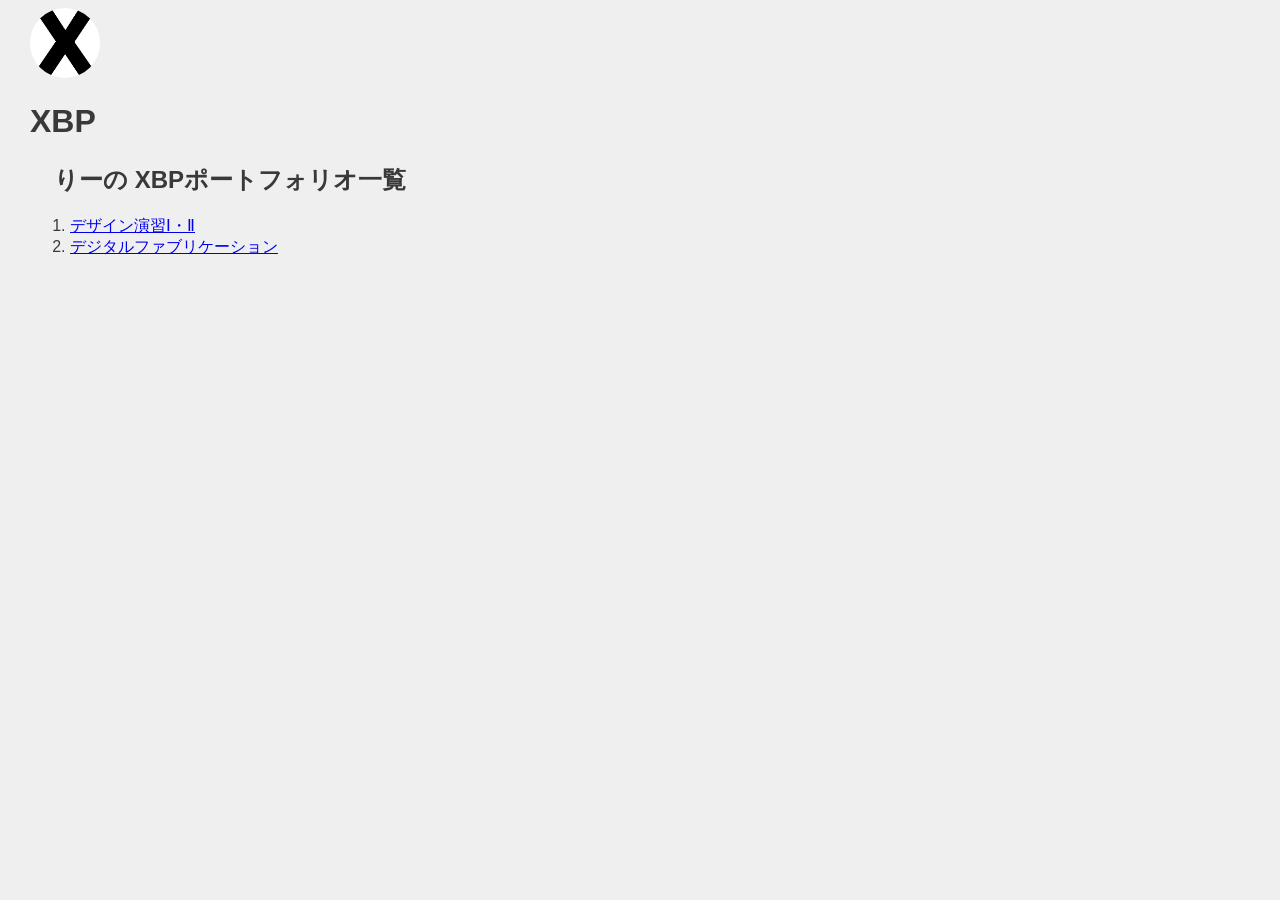
<file: index.html>
<!DOCTYPE html>
<html lang="jp">
<head>
    <meta charset="UTF-8">
    <title>XBP_HPsample</title>
    <link rel="stylesheet" href="./css/style.css">
</head>
<body>
    <logotohome>
    <a href="./index.html"><img src="./images/0_XBlogo.png" alt=""></a>
    </logotohome>
    <h1>XBP</h1>
        <h2>りーの
            XBPポートフォリオ一覧</h2>
        <!-- このようにするとコードとして認識されない。（メモができる）-->
        <!--番号付きのリスト-->
        <ol>
            <li><a href="./de12/index.html">デザイン演習Ⅰ・Ⅱ</a></li>
            <li><a href="./digi_fab/index.html">デジタルファブリケーション</a></li>
        </ol>

            
        <br>
        <br>


</body>
</html>
</file>
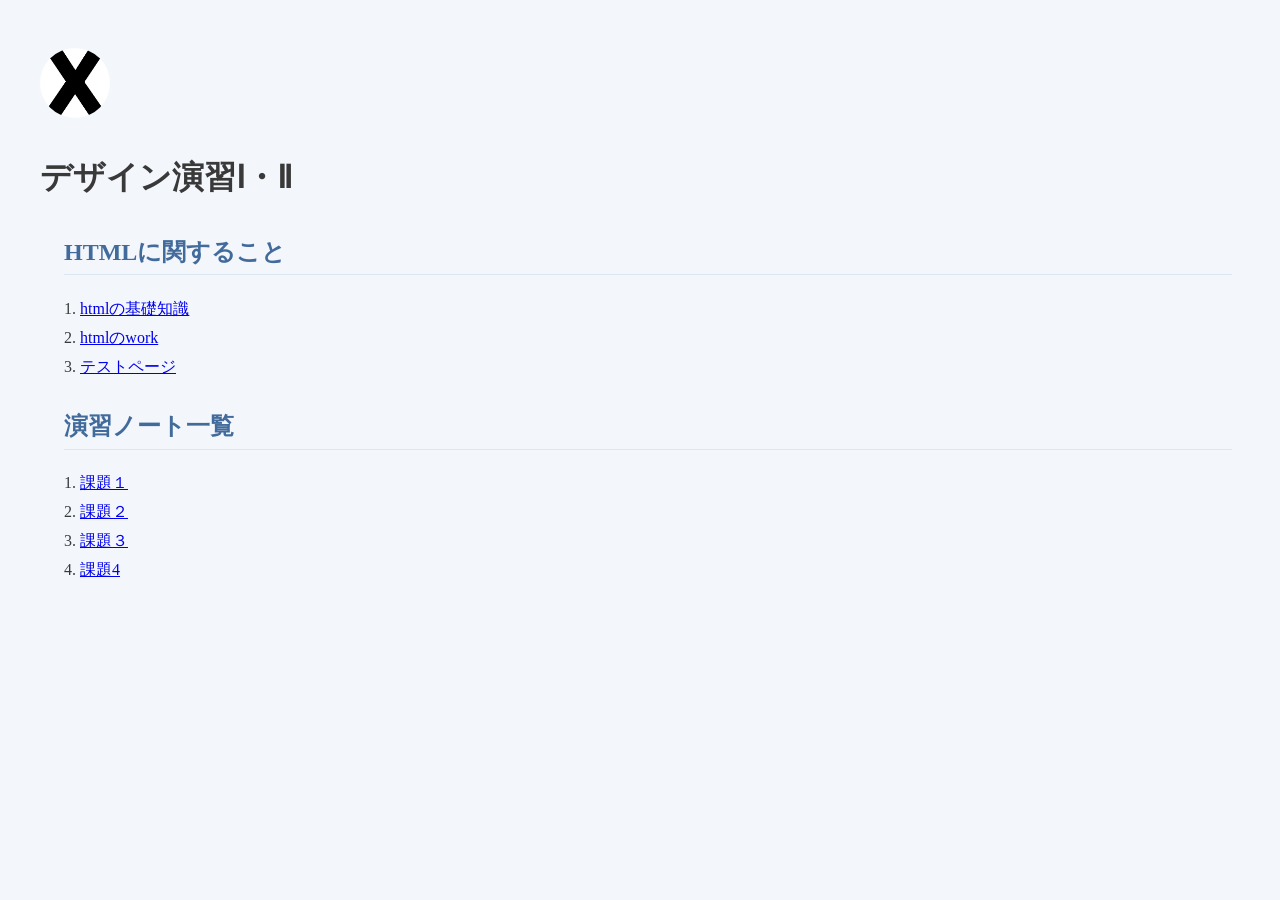
<file: de12/index.html>
<!DOCTYPE html>
<html lang="jp">
<head>
    <meta charset="UTF-8">
    <title>XBP_HPsample</title>
    <link rel="stylesheet" href="./css/style.css">
    <link rel="shortcut icon" href="./images/xbp.ico">
</head>
<body>
    <logotohome>
    <a href="../index.html"><img src="./images/0_XBlogo.png" alt=""></a>
    </logotohome>
    <h1>デザイン演習Ⅰ・Ⅱ</h1>
        <h2>HTMLに関すること</h2>
        <ol>
            <li><a href="./hp1.html" target="_blank">htmlの基礎知識</a></li>
            <li><a href="./hp2.html" target="_blank">htmlのwork</a></li>
            <li><a href="./test.html" target="_blank">テストページ</a></li>
        </ol>
        <h2>演習ノート一覧</h2>
<ol>
            <li><a href="./1.html" target="_blank">課題１</a></li>
             <li><a href="./２.html" target="_blank">課題２</a></li>
             <li><a href="./bu.html" target="_blank">課題３</a></li>
             <li><a href="./game.html" target="_blank">課題4</a></li>
        </ol>


    
<br>
<br>


</body>
</html>
</file>
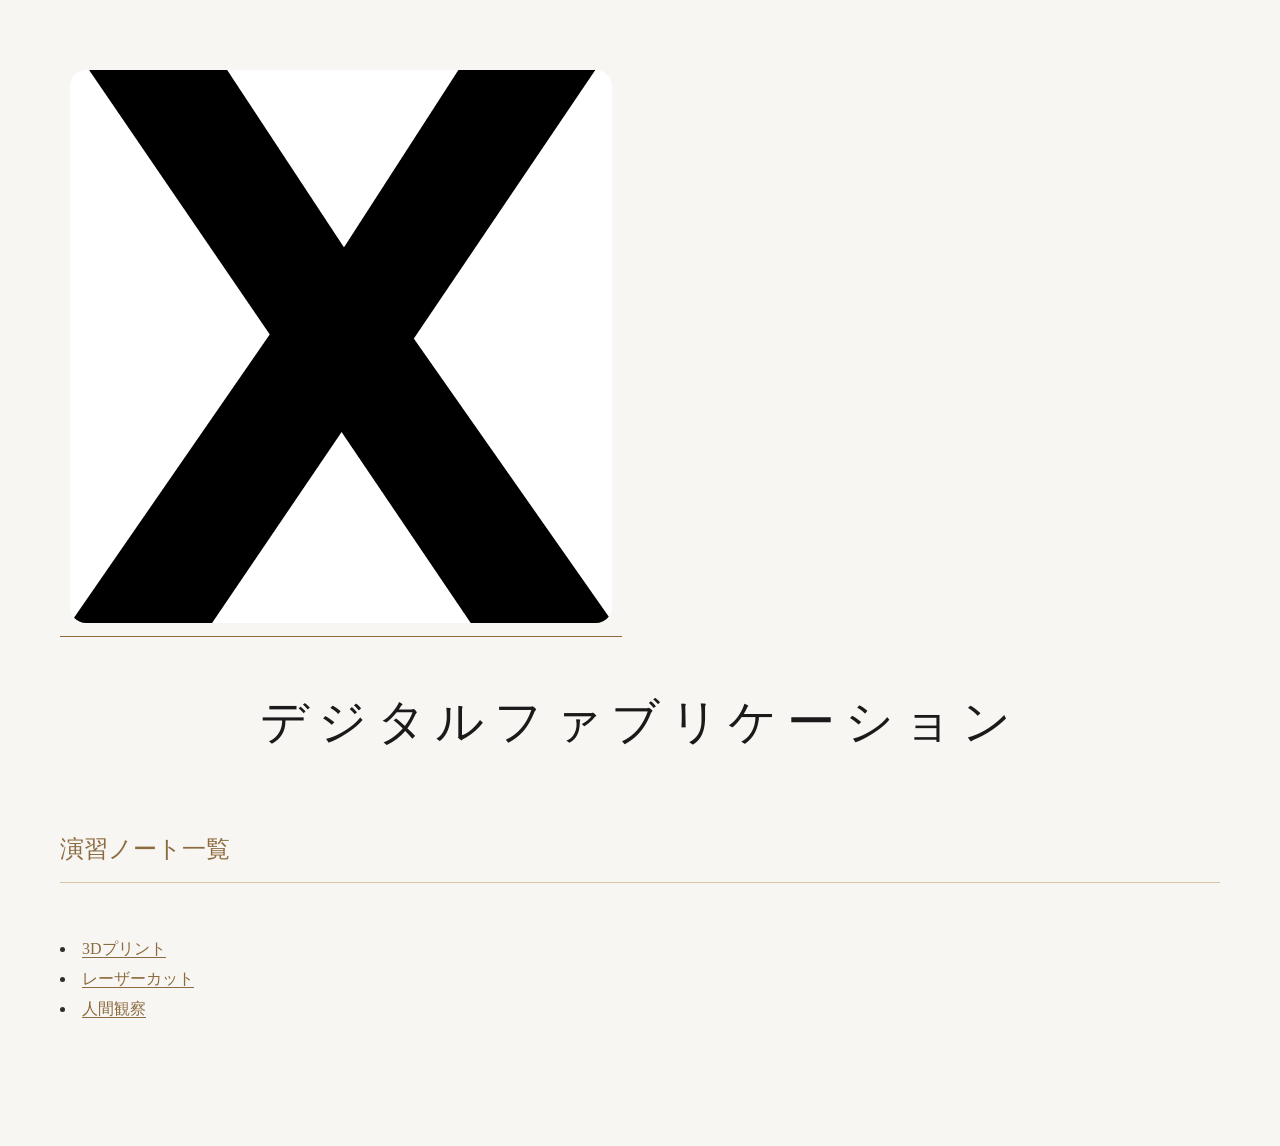
<file: digi_fab/index.html>
<!DOCTYPE html>
<html lang="jp">
<head>
    <meta charset="UTF-8">
    <title>デジタルファブリケーション</title>
    <link rel="stylesheet" href="./css/style.css">
    <link rel="shortcut icon" href="./images/xbp.ico">
</head>
<body>
    <logotohome>
    <a href="../index.html"><img src="./images/0_XBlogo.png" alt=""></a>
    </logotohome>
    <h1>デジタルファブリケーション</h1>
    <h2>演習ノート一覧</h2><br>
    <li><a href="./3.html" target="_blank">3Dプリント</a></li>
    <li><a href="./re.html" target="_blank">レーザーカット</a></li>
    <li><a href="./hito.html" target="_blank">人間観察</a></li>





    
<br>
<br>


</body>
</html>
</file>
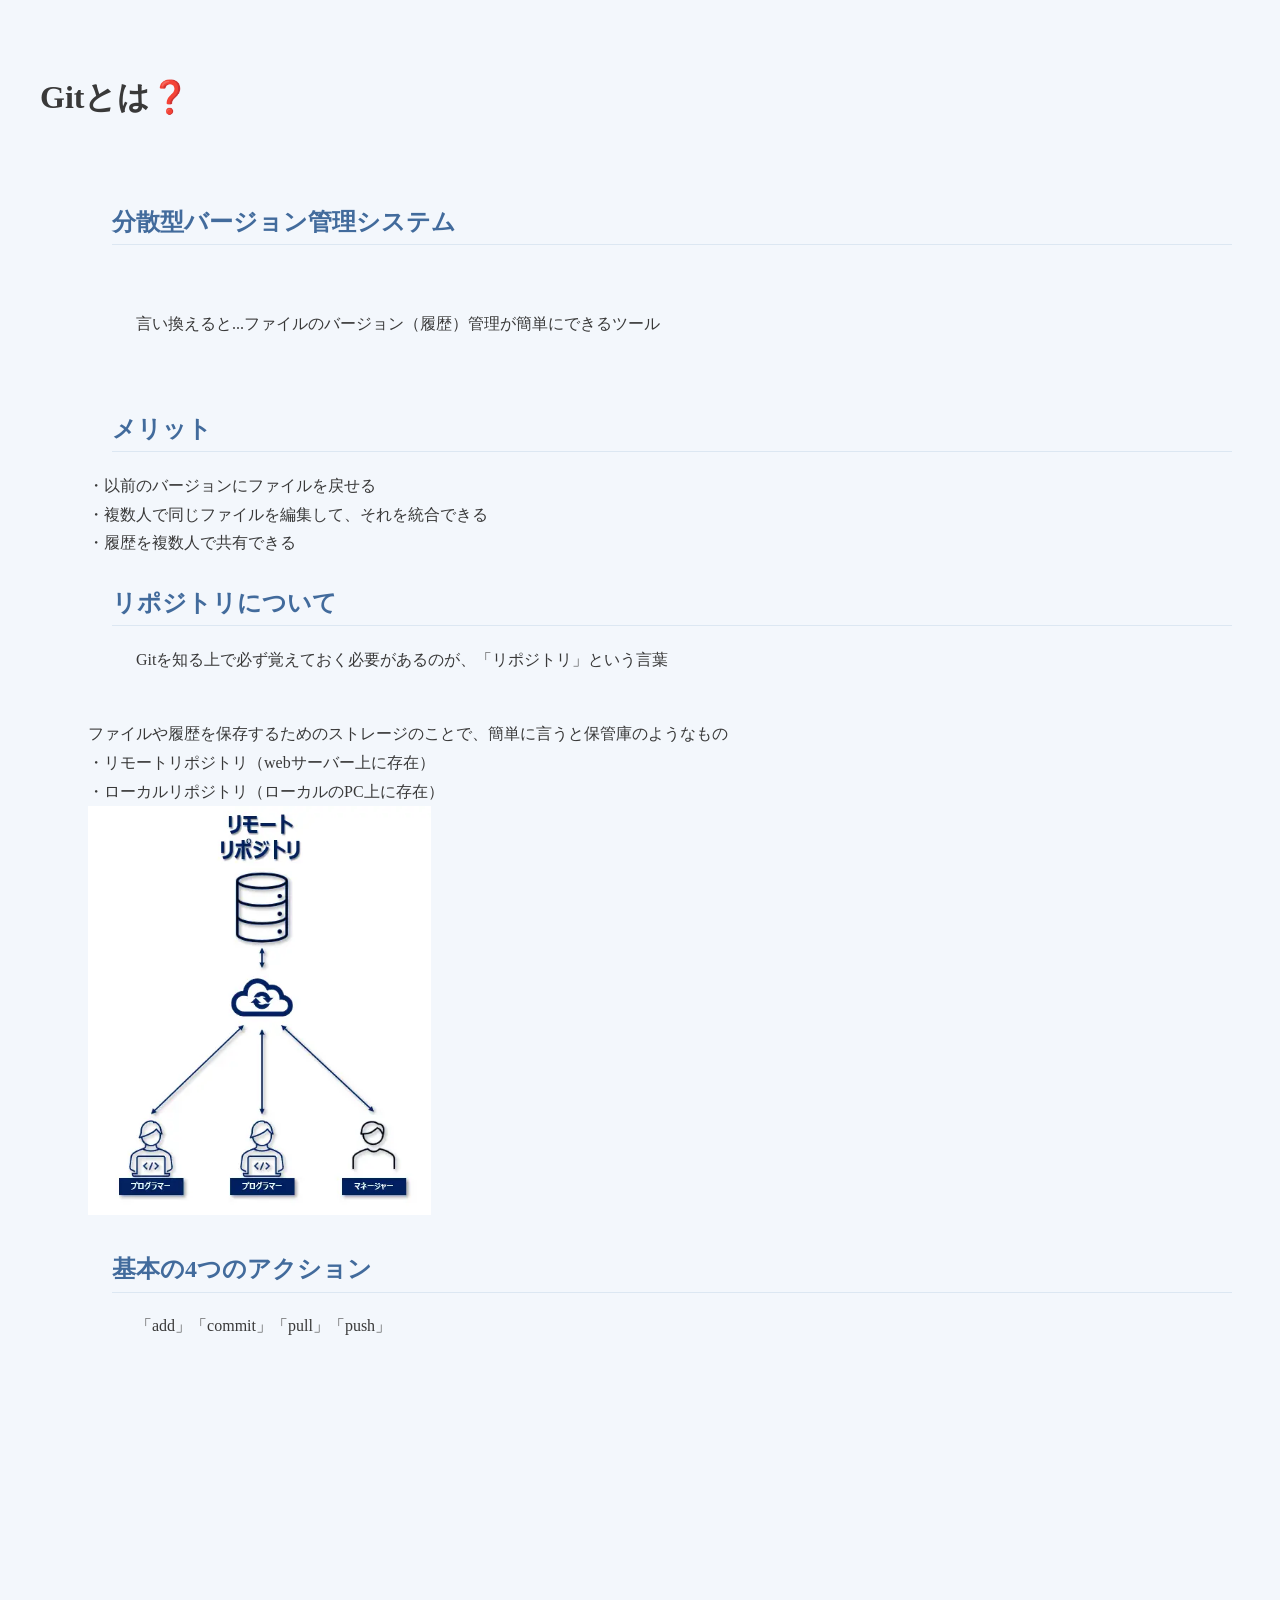
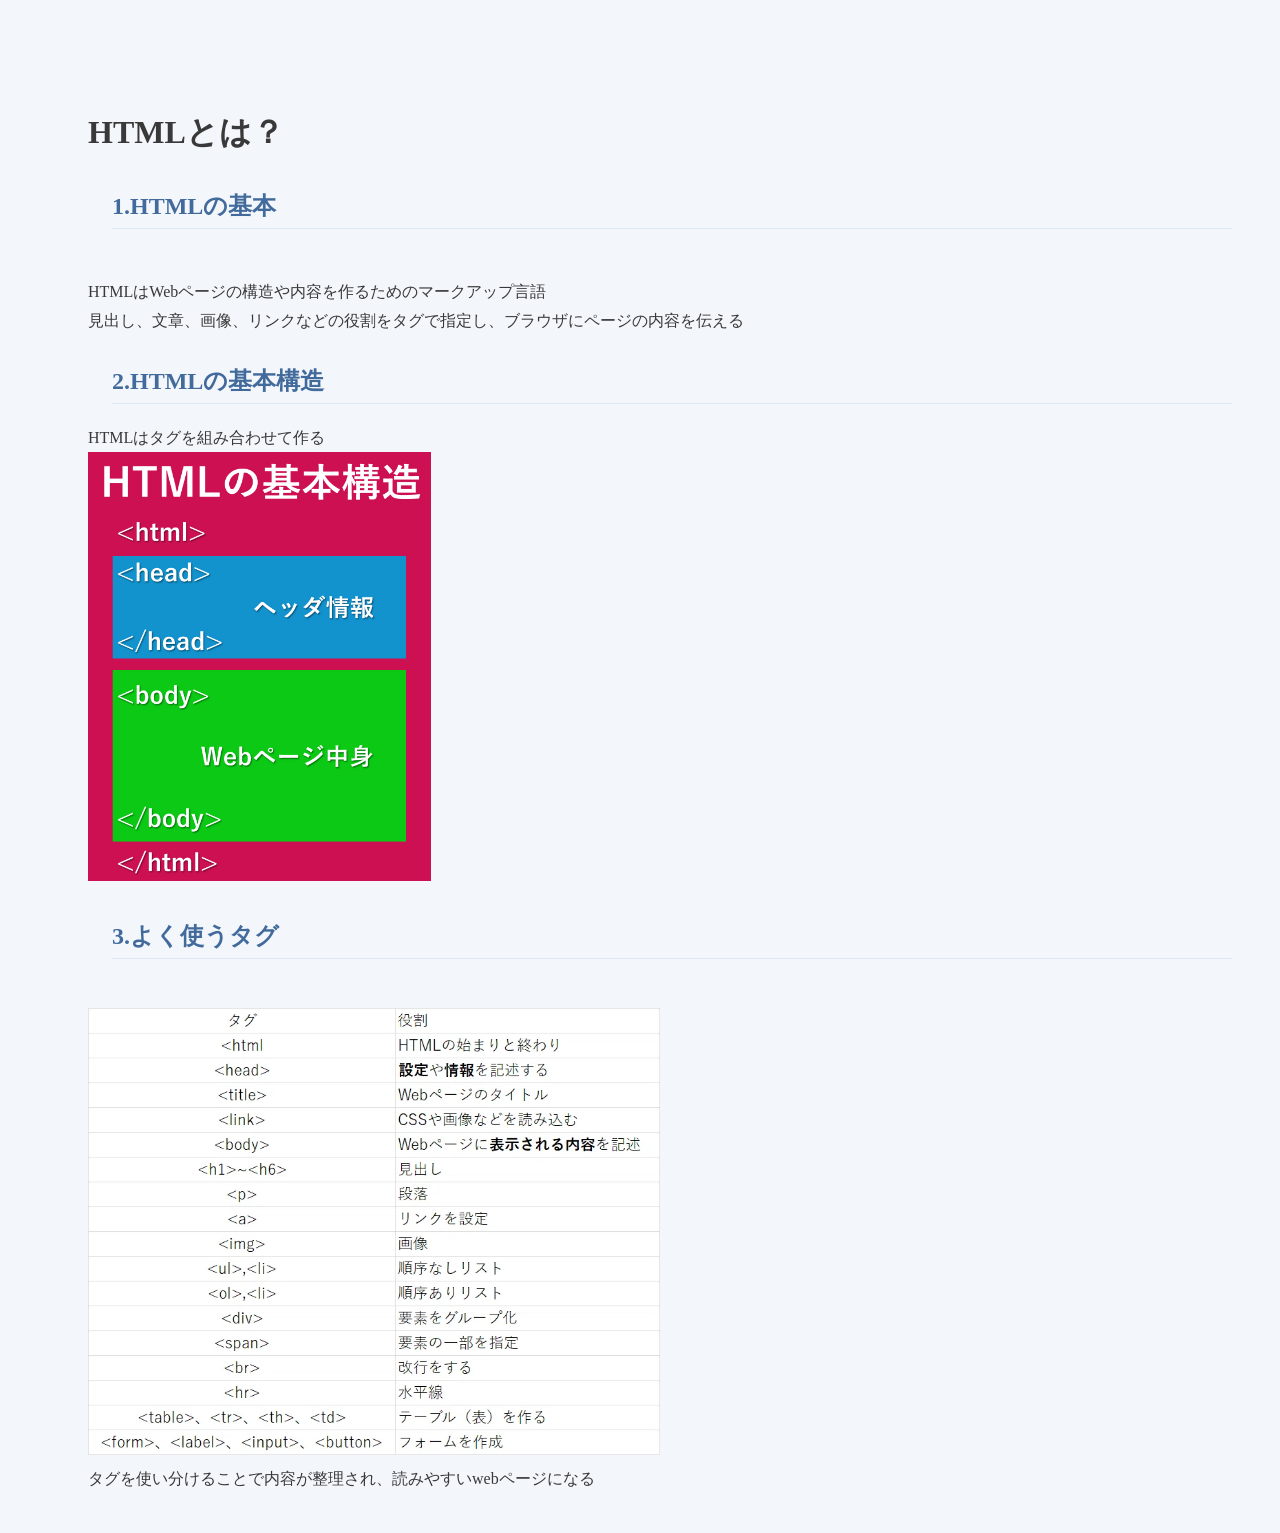
<file: de12/1.html>
<!DOCTYPE html>
<html lang="jp">
<head>
    <!----><link rel="stylesheet" href="./css/style.css">
    
                       
                      
    <title>りー</title>
    <!-- ⑤スタイルシートの設定をしよう -->
    <!--
                 -->
</head>
<body>
    <h1>Gitとは❓</h1><br>

    <!-- 塊ごとにdivタグで区切るようにしましょう。 -->
    <div>
        <h2>分散型バージョン管理システム</h2> <br>
       <p>言い換えると...ファイルのバージョン（履歴）管理が簡単にできるツール</p> <br>
       <h2>メリット</h2>
        ・以前のバージョンにファイルを戻せる <br>
        ・複数人で同じファイルを編集して、それを統合できる<br>
        ・履歴を複数人で共有できる<br>

        <h2>リポジトリについて</h2>
        <p>Gitを知る上で必ず覚えておく必要があるのが、「リポジトリ」という言葉</p><br>
        ファイルや履歴を保存するためのストレージのことで、簡単に言うと保管庫のようなもの<br>

        ・リモートリポジトリ（webサーバー上に存在）<br>
        ・ローカルリポジトリ（ローカルのPC上に存在）<br>
        <img src="images/image-40.webp"width="30%"><br>
        <h2>基本の4つのアクション</h2>
        <p>「add」「commit」「pull」「push」</p>
        <div class="video"><iframe width="560" height="315" src="https://www.youtube.com/embed/hy1DTzVBsho?si=dEGZ7I6GoytX83Mk" title="YouTube video player" frameborder="0" allow="accelerometer; autoplay; clipboard-write; encrypted-media; gyroscope; picture-in-picture; web-share" referrerpolicy="strict-origin-when-cross-origin" allowfullscreen></iframe></div>
        
        <h1>HTMLとは？</h1>
        <h2>1.HTMLの基本</h2><br>
        HTMLはWebページの構造や内容を作るためのマークアップ言語<br>
        見出し、文章、画像、リンクなどの役割をタグで指定し、ブラウザにページの内容を伝える<br>
        <h2>2.HTMLの基本構造</h2>
        HTMLはタグを組み合わせて作る<br>
        <img src="./images/0559c907a67ba8c9e9db647bbdfc868e copy.jpg"width="30%"><br>
        <h2>3.よく使うタグ</h2><br>
        <img src="./images/1740578463-a45NLoeDEfTPubxvJjwqcG2F.webp"width=50%><br>
        タグを使い分けることで内容が整理され、読みやすいwebページになる
        


        
        


         <!-- ②↓に画像（imagesフォルダにあるtest.png）を挿入してみよう -->

         <!-- ③↓に箇条書きをしてみよう -->

         <!-- ④↓に外部リンクを作ってみよう -->

    </div>

</body>
</html>
</file>
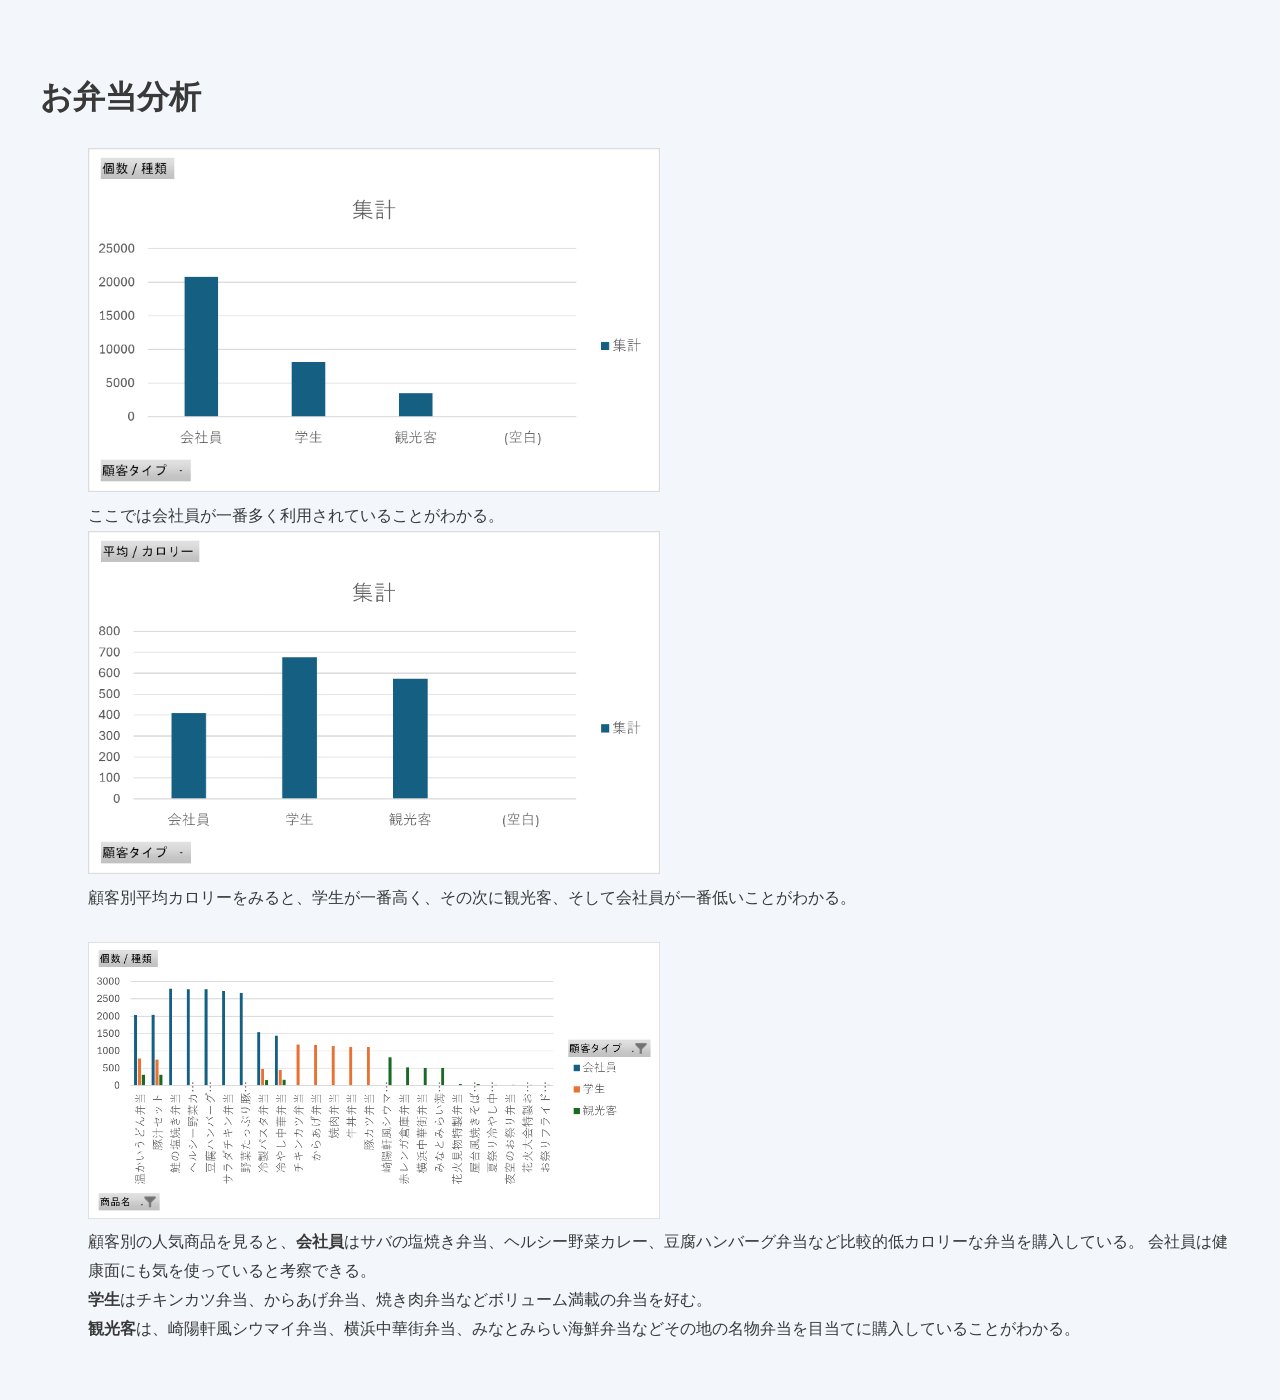
<file: de12/bu.html>
<!DOCTYPE html>
<html lang="jp">
<head>
    <!----><link rel="stylesheet" href="./css/style.css">
    
                       
                      
    <title>りー</title>
    <!-- ⑤スタイルシートの設定をしよう -->
    <!--
                 -->
</head>
<body>
    <h1>お弁当分析</h1>
    <!-- 塊ごとにdivタグで区切るようにしましょう。 -->
    <div>
        <img src="./images/顧客タイプ.png" width="50%"><br>
        ここでは会社員が一番多く利用されていることがわかる。<br>
        
        
        <img src="./images/平均カロリー.png" width="50%"><br>
        顧客別平均カロリーをみると、学生が一番高く、その次に観光客、そして会社員が一番低いことがわかる。<br>
<br>
        <img src="./images/人気.png" width="50%"><br>
    顧客別の人気商品を見ると、<strong>会社員</strong>はサバの塩焼き弁当、ヘルシー野菜カレー、豆腐ハンバーグ弁当など比較的低カロリーな弁当を購入している。
    会社員は健康面にも気を使っていると考察できる。<br>
    <strong>学生</strong>はチキンカツ弁当、からあげ弁当、焼き肉弁当などボリューム満載の弁当を好む。<br>
    <strong>観光客</strong>は、崎陽軒風シウマイ弁当、横浜中華街弁当、みなとみらい海鮮弁当などその地の名物弁当を目当てに購入していることがわかる。




    




         <div>
         <!-- ②↓に画像（imagesフォルダにあるtest.png）を挿入してみよう -->

         <!-- ③↓に箇条書きをしてみよう -->

         <!-- ④↓に外部リンクを作ってみよう -->

    </div>

</body>
</html>
</file>
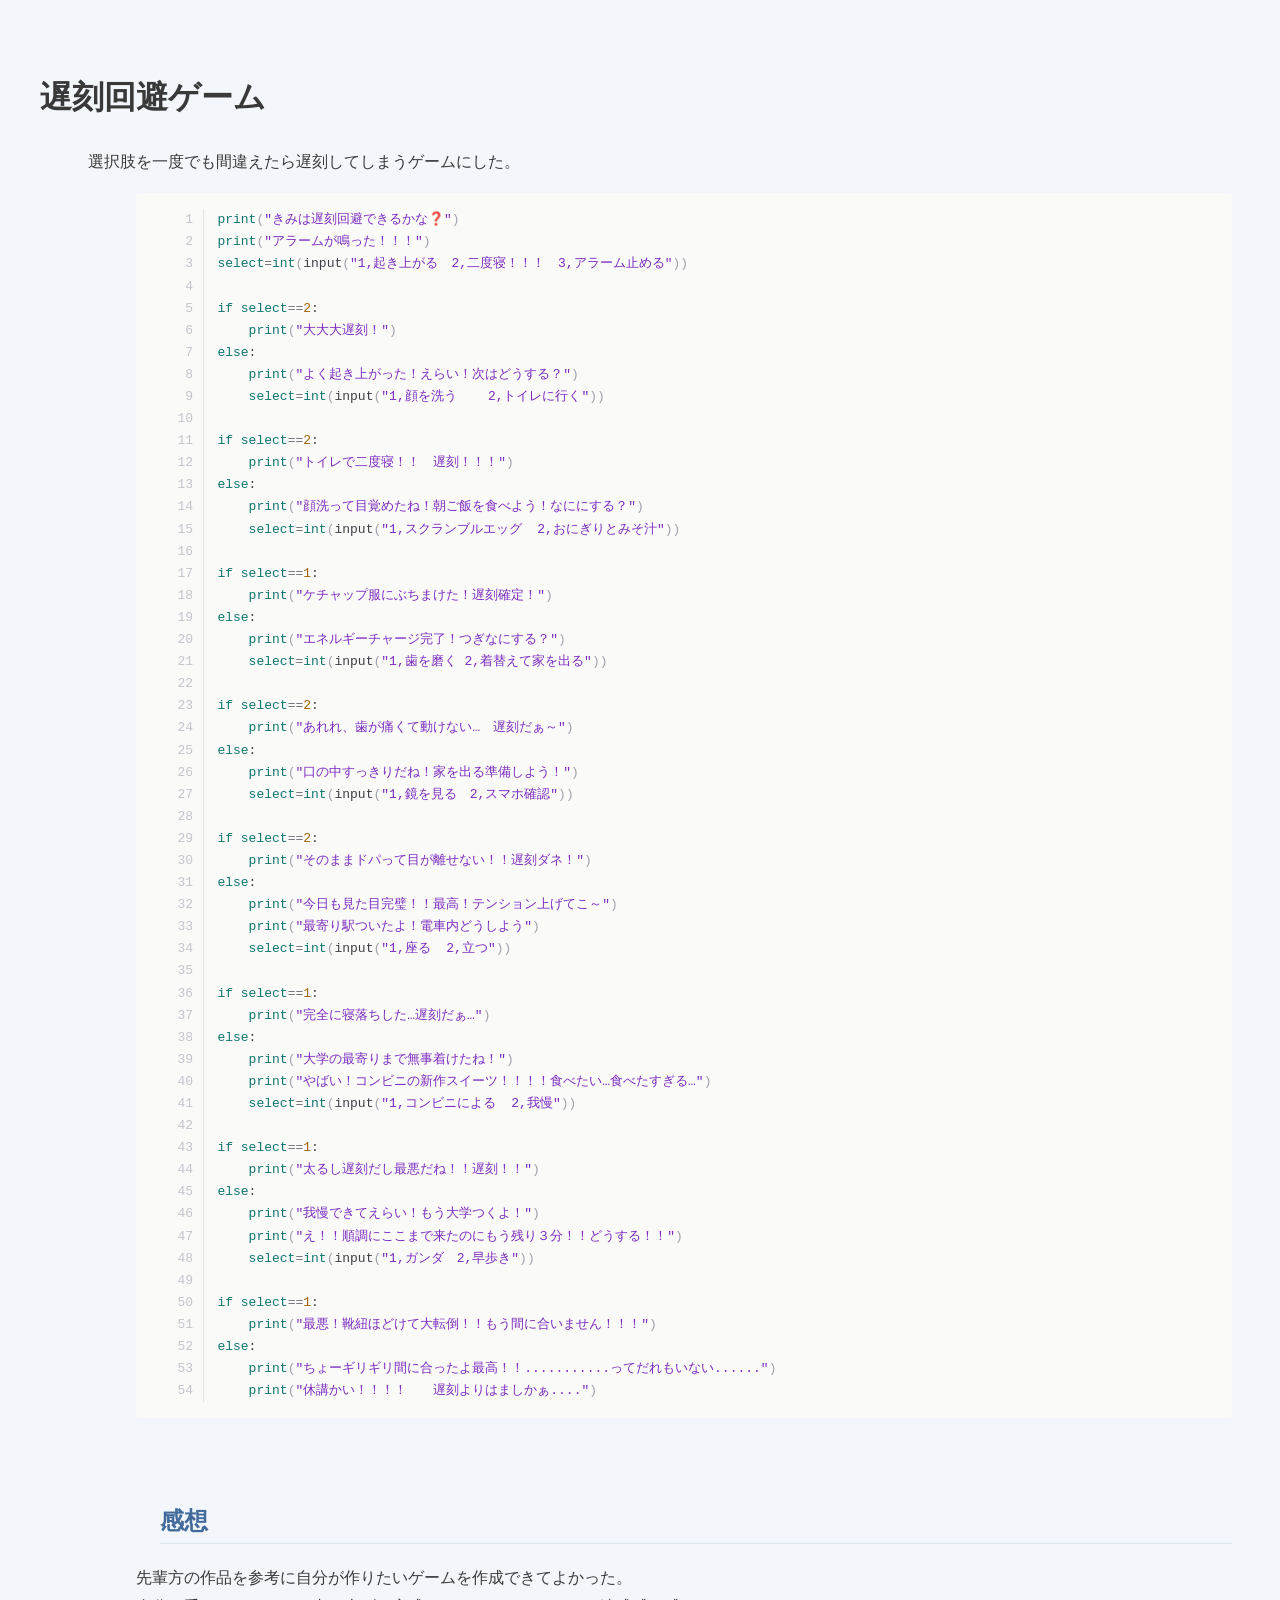
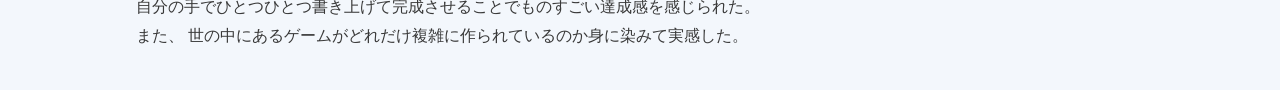
<file: de12/game.html>
<!DOCTYPE html>
<html lang="jp">
<head>
    <!----><link rel="stylesheet" href="./css/style.css">
    
                       
                      
    <title>りー</title>
    <!-- ⑤スタイルシートの設定をしよう -->
    <!--
                 -->
</head>
<body>
    <h1>遅刻回避ゲーム</h1>
    <!-- 塊ごとにdivタグで区切るようにしましょう。 -->
    <div>
        選択肢を一度でも間違えたら遅刻してしまうゲームにした。
         <div>
                  <pre style="background:#FAFAF9;color:#3f3f46;font-family:ui-monospace, SFMono-Regular, Menlo, Consolas, 'Courier New', monospace;font-size:13px;line-height:1.7;padding:16px 18px;margin:0;border-radius:4px;overflow-x:auto;white-space:pre;tab-size:4;-moz-tab-size:4;"><code style="font-family:inherit;background:none;padding:0;"><span style="display:inline-block;width:3em;margin-right:1em;padding-right:0.8em;text-align:right;color:#c4c4cb;border-right:1px solid #e4e4e7;user-select:none;-webkit-user-select:none;">1</span><span style="color:#0f766e;">print</span><span style="color:#a1a1aa;">(</span><span style="color:#7B2CBF;">"きみは遅刻回避できるかな❓"</span><span style="color:#a1a1aa;">)</span>
<span style="display:inline-block;width:3em;margin-right:1em;padding-right:0.8em;text-align:right;color:#c4c4cb;border-right:1px solid #e4e4e7;user-select:none;-webkit-user-select:none;">2</span><span style="color:#0f766e;">print</span><span style="color:#a1a1aa;">(</span><span style="color:#7B2CBF;">"アラームが鳴った！！！"</span><span style="color:#a1a1aa;">)</span>
<span style="display:inline-block;width:3em;margin-right:1em;padding-right:0.8em;text-align:right;color:#c4c4cb;border-right:1px solid #e4e4e7;user-select:none;-webkit-user-select:none;">3</span><span style="color:#0f766e;">select</span><span style="color:#71717a;">=</span><span style="color:#0f766e;">int</span><span style="color:#a1a1aa;">(</span>input<span style="color:#a1a1aa;">(</span><span style="color:#7B2CBF;">"1,起き上がる　2,二度寝！！！　3,アラーム止める"</span><span style="color:#a1a1aa;">)</span><span style="color:#a1a1aa;">)</span>
<span style="display:inline-block;width:3em;margin-right:1em;padding-right:0.8em;text-align:right;color:#c4c4cb;border-right:1px solid #e4e4e7;user-select:none;-webkit-user-select:none;">4</span>
<span style="display:inline-block;width:3em;margin-right:1em;padding-right:0.8em;text-align:right;color:#c4c4cb;border-right:1px solid #e4e4e7;user-select:none;-webkit-user-select:none;">5</span><span style="color:#0f766e;">if</span> <span style="color:#0f766e;">select</span><span style="color:#71717a;">=</span><span style="color:#71717a;">=</span><span style="color:#a16207;">2</span>:
<span style="display:inline-block;width:3em;margin-right:1em;padding-right:0.8em;text-align:right;color:#c4c4cb;border-right:1px solid #e4e4e7;user-select:none;-webkit-user-select:none;">6</span>    <span style="color:#0f766e;">print</span><span style="color:#a1a1aa;">(</span><span style="color:#7B2CBF;">"大大大遅刻！"</span><span style="color:#a1a1aa;">)</span>
<span style="display:inline-block;width:3em;margin-right:1em;padding-right:0.8em;text-align:right;color:#c4c4cb;border-right:1px solid #e4e4e7;user-select:none;-webkit-user-select:none;">7</span><span style="color:#0f766e;">else</span>:
<span style="display:inline-block;width:3em;margin-right:1em;padding-right:0.8em;text-align:right;color:#c4c4cb;border-right:1px solid #e4e4e7;user-select:none;-webkit-user-select:none;">8</span>    <span style="color:#0f766e;">print</span><span style="color:#a1a1aa;">(</span><span style="color:#7B2CBF;">"よく起き上がった！えらい！次はどうする？"</span><span style="color:#a1a1aa;">)</span>
<span style="display:inline-block;width:3em;margin-right:1em;padding-right:0.8em;text-align:right;color:#c4c4cb;border-right:1px solid #e4e4e7;user-select:none;-webkit-user-select:none;">9</span>    <span style="color:#0f766e;">select</span><span style="color:#71717a;">=</span><span style="color:#0f766e;">int</span><span style="color:#a1a1aa;">(</span>input<span style="color:#a1a1aa;">(</span><span style="color:#7B2CBF;">"1,顔を洗う    2,トイレに行く"</span><span style="color:#a1a1aa;">)</span><span style="color:#a1a1aa;">)</span>
<span style="display:inline-block;width:3em;margin-right:1em;padding-right:0.8em;text-align:right;color:#c4c4cb;border-right:1px solid #e4e4e7;user-select:none;-webkit-user-select:none;">10</span>
<span style="display:inline-block;width:3em;margin-right:1em;padding-right:0.8em;text-align:right;color:#c4c4cb;border-right:1px solid #e4e4e7;user-select:none;-webkit-user-select:none;">11</span><span style="color:#0f766e;">if</span> <span style="color:#0f766e;">select</span><span style="color:#71717a;">=</span><span style="color:#71717a;">=</span><span style="color:#a16207;">2</span>:
<span style="display:inline-block;width:3em;margin-right:1em;padding-right:0.8em;text-align:right;color:#c4c4cb;border-right:1px solid #e4e4e7;user-select:none;-webkit-user-select:none;">12</span>    <span style="color:#0f766e;">print</span><span style="color:#a1a1aa;">(</span><span style="color:#7B2CBF;">"トイレで二度寝！！　遅刻！！！"</span><span style="color:#a1a1aa;">)</span>
<span style="display:inline-block;width:3em;margin-right:1em;padding-right:0.8em;text-align:right;color:#c4c4cb;border-right:1px solid #e4e4e7;user-select:none;-webkit-user-select:none;">13</span><span style="color:#0f766e;">else</span>:
<span style="display:inline-block;width:3em;margin-right:1em;padding-right:0.8em;text-align:right;color:#c4c4cb;border-right:1px solid #e4e4e7;user-select:none;-webkit-user-select:none;">14</span>    <span style="color:#0f766e;">print</span><span style="color:#a1a1aa;">(</span><span style="color:#7B2CBF;">"顔洗って目覚めたね！朝ご飯を食べよう！なににする？"</span><span style="color:#a1a1aa;">)</span>
<span style="display:inline-block;width:3em;margin-right:1em;padding-right:0.8em;text-align:right;color:#c4c4cb;border-right:1px solid #e4e4e7;user-select:none;-webkit-user-select:none;">15</span>    <span style="color:#0f766e;">select</span><span style="color:#71717a;">=</span><span style="color:#0f766e;">int</span><span style="color:#a1a1aa;">(</span>input<span style="color:#a1a1aa;">(</span><span style="color:#7B2CBF;">"1,スクランブルエッグ  2,おにぎりとみそ汁"</span><span style="color:#a1a1aa;">)</span><span style="color:#a1a1aa;">)</span>
<span style="display:inline-block;width:3em;margin-right:1em;padding-right:0.8em;text-align:right;color:#c4c4cb;border-right:1px solid #e4e4e7;user-select:none;-webkit-user-select:none;">16</span>
<span style="display:inline-block;width:3em;margin-right:1em;padding-right:0.8em;text-align:right;color:#c4c4cb;border-right:1px solid #e4e4e7;user-select:none;-webkit-user-select:none;">17</span><span style="color:#0f766e;">if</span> <span style="color:#0f766e;">select</span><span style="color:#71717a;">=</span><span style="color:#71717a;">=</span><span style="color:#a16207;">1</span>:
<span style="display:inline-block;width:3em;margin-right:1em;padding-right:0.8em;text-align:right;color:#c4c4cb;border-right:1px solid #e4e4e7;user-select:none;-webkit-user-select:none;">18</span>    <span style="color:#0f766e;">print</span><span style="color:#a1a1aa;">(</span><span style="color:#7B2CBF;">"ケチャップ服にぶちまけた！遅刻確定！"</span><span style="color:#a1a1aa;">)</span>
<span style="display:inline-block;width:3em;margin-right:1em;padding-right:0.8em;text-align:right;color:#c4c4cb;border-right:1px solid #e4e4e7;user-select:none;-webkit-user-select:none;">19</span><span style="color:#0f766e;">else</span>:
<span style="display:inline-block;width:3em;margin-right:1em;padding-right:0.8em;text-align:right;color:#c4c4cb;border-right:1px solid #e4e4e7;user-select:none;-webkit-user-select:none;">20</span>    <span style="color:#0f766e;">print</span><span style="color:#a1a1aa;">(</span><span style="color:#7B2CBF;">"エネルギーチャージ完了！つぎなにする？"</span><span style="color:#a1a1aa;">)</span>
<span style="display:inline-block;width:3em;margin-right:1em;padding-right:0.8em;text-align:right;color:#c4c4cb;border-right:1px solid #e4e4e7;user-select:none;-webkit-user-select:none;">21</span>    <span style="color:#0f766e;">select</span><span style="color:#71717a;">=</span><span style="color:#0f766e;">int</span><span style="color:#a1a1aa;">(</span>input<span style="color:#a1a1aa;">(</span><span style="color:#7B2CBF;">"1,歯を磨く 2,着替えて家を出る"</span><span style="color:#a1a1aa;">)</span><span style="color:#a1a1aa;">)</span>
<span style="display:inline-block;width:3em;margin-right:1em;padding-right:0.8em;text-align:right;color:#c4c4cb;border-right:1px solid #e4e4e7;user-select:none;-webkit-user-select:none;">22</span>
<span style="display:inline-block;width:3em;margin-right:1em;padding-right:0.8em;text-align:right;color:#c4c4cb;border-right:1px solid #e4e4e7;user-select:none;-webkit-user-select:none;">23</span><span style="color:#0f766e;">if</span> <span style="color:#0f766e;">select</span><span style="color:#71717a;">=</span><span style="color:#71717a;">=</span><span style="color:#a16207;">2</span>:
<span style="display:inline-block;width:3em;margin-right:1em;padding-right:0.8em;text-align:right;color:#c4c4cb;border-right:1px solid #e4e4e7;user-select:none;-webkit-user-select:none;">24</span>    <span style="color:#0f766e;">print</span><span style="color:#a1a1aa;">(</span><span style="color:#7B2CBF;">"あれれ、歯が痛くて動けない…　遅刻だぁ～"</span><span style="color:#a1a1aa;">)</span>
<span style="display:inline-block;width:3em;margin-right:1em;padding-right:0.8em;text-align:right;color:#c4c4cb;border-right:1px solid #e4e4e7;user-select:none;-webkit-user-select:none;">25</span><span style="color:#0f766e;">else</span>:
<span style="display:inline-block;width:3em;margin-right:1em;padding-right:0.8em;text-align:right;color:#c4c4cb;border-right:1px solid #e4e4e7;user-select:none;-webkit-user-select:none;">26</span>    <span style="color:#0f766e;">print</span><span style="color:#a1a1aa;">(</span><span style="color:#7B2CBF;">"口の中すっきりだね！家を出る準備しよう！"</span><span style="color:#a1a1aa;">)</span>
<span style="display:inline-block;width:3em;margin-right:1em;padding-right:0.8em;text-align:right;color:#c4c4cb;border-right:1px solid #e4e4e7;user-select:none;-webkit-user-select:none;">27</span>    <span style="color:#0f766e;">select</span><span style="color:#71717a;">=</span><span style="color:#0f766e;">int</span><span style="color:#a1a1aa;">(</span>input<span style="color:#a1a1aa;">(</span><span style="color:#7B2CBF;">"1,鏡を見る　2,スマホ確認"</span><span style="color:#a1a1aa;">)</span><span style="color:#a1a1aa;">)</span>
<span style="display:inline-block;width:3em;margin-right:1em;padding-right:0.8em;text-align:right;color:#c4c4cb;border-right:1px solid #e4e4e7;user-select:none;-webkit-user-select:none;">28</span>
<span style="display:inline-block;width:3em;margin-right:1em;padding-right:0.8em;text-align:right;color:#c4c4cb;border-right:1px solid #e4e4e7;user-select:none;-webkit-user-select:none;">29</span><span style="color:#0f766e;">if</span> <span style="color:#0f766e;">select</span><span style="color:#71717a;">=</span><span style="color:#71717a;">=</span><span style="color:#a16207;">2</span>:
<span style="display:inline-block;width:3em;margin-right:1em;padding-right:0.8em;text-align:right;color:#c4c4cb;border-right:1px solid #e4e4e7;user-select:none;-webkit-user-select:none;">30</span>    <span style="color:#0f766e;">print</span><span style="color:#a1a1aa;">(</span><span style="color:#7B2CBF;">"そのままドパって目が離せない！！遅刻ダネ！"</span><span style="color:#a1a1aa;">)</span>
<span style="display:inline-block;width:3em;margin-right:1em;padding-right:0.8em;text-align:right;color:#c4c4cb;border-right:1px solid #e4e4e7;user-select:none;-webkit-user-select:none;">31</span><span style="color:#0f766e;">else</span>:
<span style="display:inline-block;width:3em;margin-right:1em;padding-right:0.8em;text-align:right;color:#c4c4cb;border-right:1px solid #e4e4e7;user-select:none;-webkit-user-select:none;">32</span>    <span style="color:#0f766e;">print</span><span style="color:#a1a1aa;">(</span><span style="color:#7B2CBF;">"今日も見た目完璧！！最高！テンション上げてこ～"</span><span style="color:#a1a1aa;">)</span>
<span style="display:inline-block;width:3em;margin-right:1em;padding-right:0.8em;text-align:right;color:#c4c4cb;border-right:1px solid #e4e4e7;user-select:none;-webkit-user-select:none;">33</span>    <span style="color:#0f766e;">print</span><span style="color:#a1a1aa;">(</span><span style="color:#7B2CBF;">"最寄り駅ついたよ！電車内どうしよう"</span><span style="color:#a1a1aa;">)</span>
<span style="display:inline-block;width:3em;margin-right:1em;padding-right:0.8em;text-align:right;color:#c4c4cb;border-right:1px solid #e4e4e7;user-select:none;-webkit-user-select:none;">34</span>    <span style="color:#0f766e;">select</span><span style="color:#71717a;">=</span><span style="color:#0f766e;">int</span><span style="color:#a1a1aa;">(</span>input<span style="color:#a1a1aa;">(</span><span style="color:#7B2CBF;">"1,座る  2,立つ"</span><span style="color:#a1a1aa;">)</span><span style="color:#a1a1aa;">)</span>
<span style="display:inline-block;width:3em;margin-right:1em;padding-right:0.8em;text-align:right;color:#c4c4cb;border-right:1px solid #e4e4e7;user-select:none;-webkit-user-select:none;">35</span>
<span style="display:inline-block;width:3em;margin-right:1em;padding-right:0.8em;text-align:right;color:#c4c4cb;border-right:1px solid #e4e4e7;user-select:none;-webkit-user-select:none;">36</span><span style="color:#0f766e;">if</span> <span style="color:#0f766e;">select</span><span style="color:#71717a;">=</span><span style="color:#71717a;">=</span><span style="color:#a16207;">1</span>:
<span style="display:inline-block;width:3em;margin-right:1em;padding-right:0.8em;text-align:right;color:#c4c4cb;border-right:1px solid #e4e4e7;user-select:none;-webkit-user-select:none;">37</span>    <span style="color:#0f766e;">print</span><span style="color:#a1a1aa;">(</span><span style="color:#7B2CBF;">"完全に寝落ちした…遅刻だぁ…"</span><span style="color:#a1a1aa;">)</span>
<span style="display:inline-block;width:3em;margin-right:1em;padding-right:0.8em;text-align:right;color:#c4c4cb;border-right:1px solid #e4e4e7;user-select:none;-webkit-user-select:none;">38</span><span style="color:#0f766e;">else</span>:
<span style="display:inline-block;width:3em;margin-right:1em;padding-right:0.8em;text-align:right;color:#c4c4cb;border-right:1px solid #e4e4e7;user-select:none;-webkit-user-select:none;">39</span>    <span style="color:#0f766e;">print</span><span style="color:#a1a1aa;">(</span><span style="color:#7B2CBF;">"大学の最寄りまで無事着けたね！"</span><span style="color:#a1a1aa;">)</span>
<span style="display:inline-block;width:3em;margin-right:1em;padding-right:0.8em;text-align:right;color:#c4c4cb;border-right:1px solid #e4e4e7;user-select:none;-webkit-user-select:none;">40</span>    <span style="color:#0f766e;">print</span><span style="color:#a1a1aa;">(</span><span style="color:#7B2CBF;">"やばい！コンビニの新作スイーツ！！！！食べたい…食べたすぎる…"</span><span style="color:#a1a1aa;">)</span>
<span style="display:inline-block;width:3em;margin-right:1em;padding-right:0.8em;text-align:right;color:#c4c4cb;border-right:1px solid #e4e4e7;user-select:none;-webkit-user-select:none;">41</span>    <span style="color:#0f766e;">select</span><span style="color:#71717a;">=</span><span style="color:#0f766e;">int</span><span style="color:#a1a1aa;">(</span>input<span style="color:#a1a1aa;">(</span><span style="color:#7B2CBF;">"1,コンビニによる  2,我慢"</span><span style="color:#a1a1aa;">)</span><span style="color:#a1a1aa;">)</span>
<span style="display:inline-block;width:3em;margin-right:1em;padding-right:0.8em;text-align:right;color:#c4c4cb;border-right:1px solid #e4e4e7;user-select:none;-webkit-user-select:none;">42</span>
<span style="display:inline-block;width:3em;margin-right:1em;padding-right:0.8em;text-align:right;color:#c4c4cb;border-right:1px solid #e4e4e7;user-select:none;-webkit-user-select:none;">43</span><span style="color:#0f766e;">if</span> <span style="color:#0f766e;">select</span><span style="color:#71717a;">=</span><span style="color:#71717a;">=</span><span style="color:#a16207;">1</span>:
<span style="display:inline-block;width:3em;margin-right:1em;padding-right:0.8em;text-align:right;color:#c4c4cb;border-right:1px solid #e4e4e7;user-select:none;-webkit-user-select:none;">44</span>    <span style="color:#0f766e;">print</span><span style="color:#a1a1aa;">(</span><span style="color:#7B2CBF;">"太るし遅刻だし最悪だね！！遅刻！！"</span><span style="color:#a1a1aa;">)</span>
<span style="display:inline-block;width:3em;margin-right:1em;padding-right:0.8em;text-align:right;color:#c4c4cb;border-right:1px solid #e4e4e7;user-select:none;-webkit-user-select:none;">45</span><span style="color:#0f766e;">else</span>:
<span style="display:inline-block;width:3em;margin-right:1em;padding-right:0.8em;text-align:right;color:#c4c4cb;border-right:1px solid #e4e4e7;user-select:none;-webkit-user-select:none;">46</span>    <span style="color:#0f766e;">print</span><span style="color:#a1a1aa;">(</span><span style="color:#7B2CBF;">"我慢できてえらい！もう大学つくよ！"</span><span style="color:#a1a1aa;">)</span>
<span style="display:inline-block;width:3em;margin-right:1em;padding-right:0.8em;text-align:right;color:#c4c4cb;border-right:1px solid #e4e4e7;user-select:none;-webkit-user-select:none;">47</span>    <span style="color:#0f766e;">print</span><span style="color:#a1a1aa;">(</span><span style="color:#7B2CBF;">"え！！順調にここまで来たのにもう残り３分！！どうする！！"</span><span style="color:#a1a1aa;">)</span>
<span style="display:inline-block;width:3em;margin-right:1em;padding-right:0.8em;text-align:right;color:#c4c4cb;border-right:1px solid #e4e4e7;user-select:none;-webkit-user-select:none;">48</span>    <span style="color:#0f766e;">select</span><span style="color:#71717a;">=</span><span style="color:#0f766e;">int</span><span style="color:#a1a1aa;">(</span>input<span style="color:#a1a1aa;">(</span><span style="color:#7B2CBF;">"1,ガンダ　2,早歩き"</span><span style="color:#a1a1aa;">)</span><span style="color:#a1a1aa;">)</span>
<span style="display:inline-block;width:3em;margin-right:1em;padding-right:0.8em;text-align:right;color:#c4c4cb;border-right:1px solid #e4e4e7;user-select:none;-webkit-user-select:none;">49</span>
<span style="display:inline-block;width:3em;margin-right:1em;padding-right:0.8em;text-align:right;color:#c4c4cb;border-right:1px solid #e4e4e7;user-select:none;-webkit-user-select:none;">50</span><span style="color:#0f766e;">if</span> <span style="color:#0f766e;">select</span><span style="color:#71717a;">=</span><span style="color:#71717a;">=</span><span style="color:#a16207;">1</span>:
<span style="display:inline-block;width:3em;margin-right:1em;padding-right:0.8em;text-align:right;color:#c4c4cb;border-right:1px solid #e4e4e7;user-select:none;-webkit-user-select:none;">51</span>    <span style="color:#0f766e;">print</span><span style="color:#a1a1aa;">(</span><span style="color:#7B2CBF;">"最悪！靴紐ほどけて大転倒！！もう間に合いません！！！"</span><span style="color:#a1a1aa;">)</span>
<span style="display:inline-block;width:3em;margin-right:1em;padding-right:0.8em;text-align:right;color:#c4c4cb;border-right:1px solid #e4e4e7;user-select:none;-webkit-user-select:none;">52</span><span style="color:#0f766e;">else</span>:
<span style="display:inline-block;width:3em;margin-right:1em;padding-right:0.8em;text-align:right;color:#c4c4cb;border-right:1px solid #e4e4e7;user-select:none;-webkit-user-select:none;">53</span>    <span style="color:#0f766e;">print</span><span style="color:#a1a1aa;">(</span><span style="color:#7B2CBF;">"ちょーギリギリ間に合ったよ最高！！...........ってだれもいない......"</span><span style="color:#a1a1aa;">)</span>
<span style="display:inline-block;width:3em;margin-right:1em;padding-right:0.8em;text-align:right;color:#c4c4cb;border-right:1px solid #e4e4e7;user-select:none;-webkit-user-select:none;">54</span>    <span style="color:#0f766e;">print</span><span style="color:#a1a1aa;">(</span><span style="color:#7B2CBF;">"休講かい！！！！　　遅刻よりはましかぁ...."</span><span style="color:#a1a1aa;">)</span></code></pre>

 <br><br>
<h2>感想</h2>  
先輩方の作品を参考に自分が作りたいゲームを作成できてよかった。<br>
自分の手でひとつひとつ書き上げて完成させることでものすごい達成感を感じられた。<br>また、
世の中にあるゲームがどれだけ複雑に作られているのか身に染みて実感した。<br>


</div>

</body>
</html>
</file>
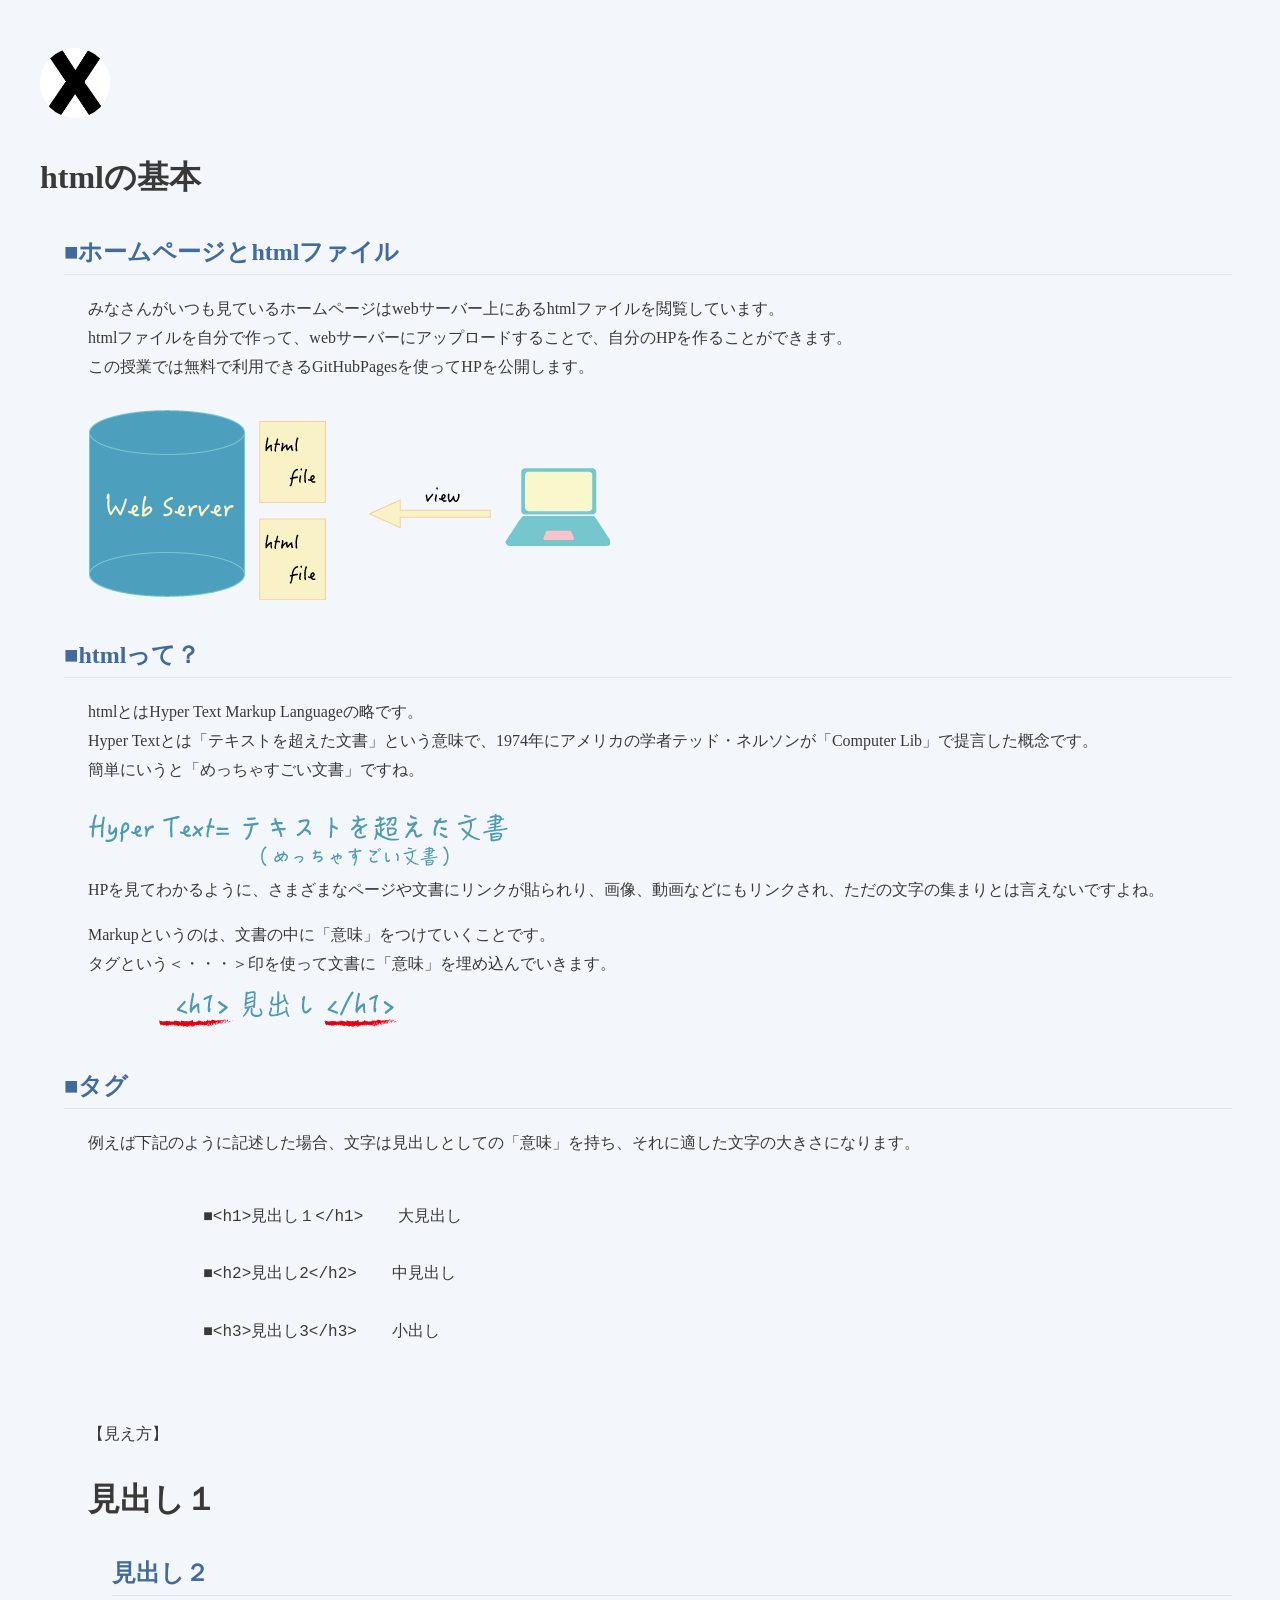
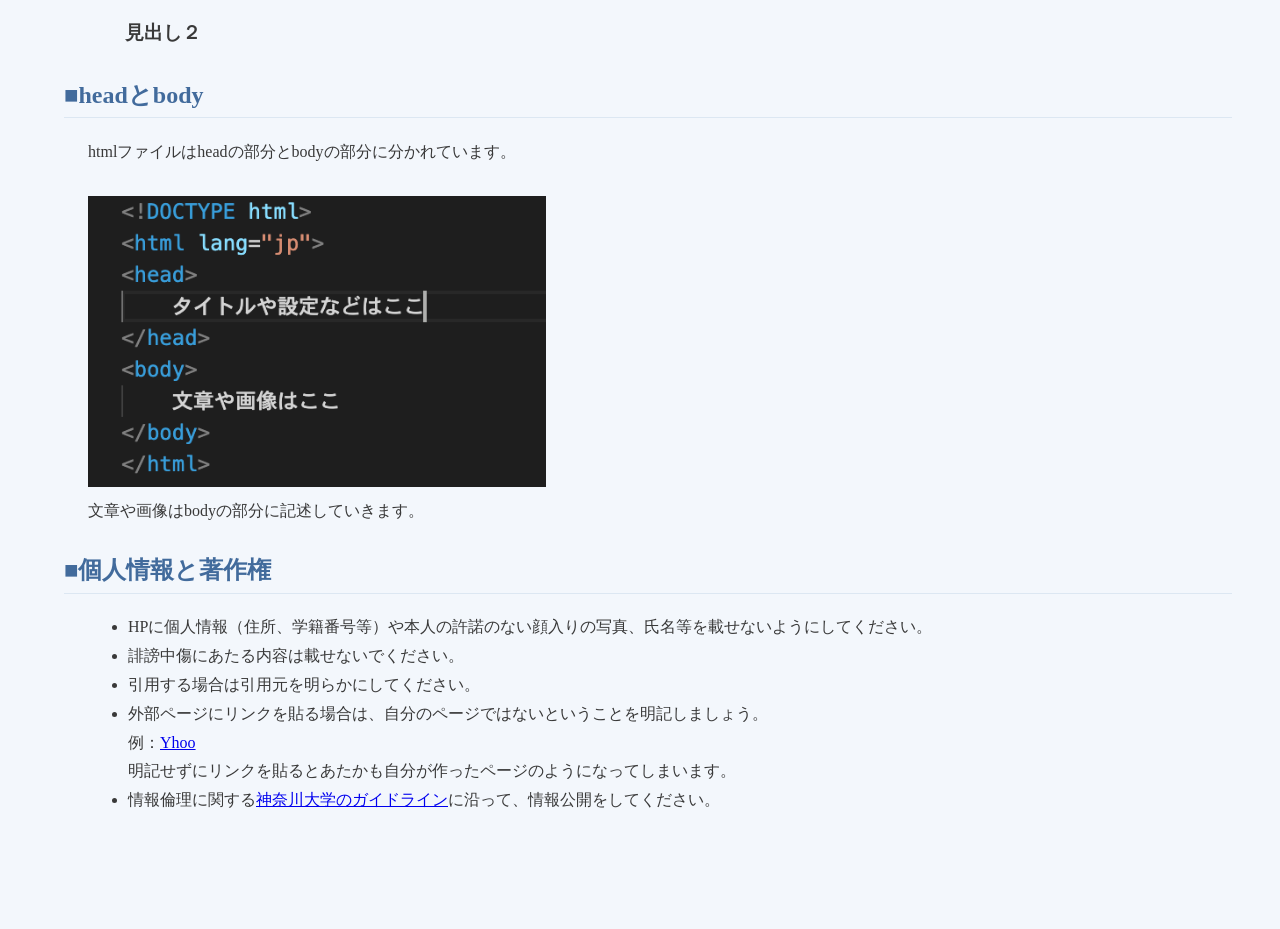
<file: de12/hp1.html>
<!DOCTYPE html>
<html lang="jp">
<head>
    <meta charset="UTF-8">
    <title>html_1</title>
    <link rel="stylesheet" href="./css/style.css">
    <link rel="shortcut icon" href="./images/xbp.ico">
</head>
<body>
    <logotohome>
    <a href="../index.html"><img src="./images/0_XBlogo.png" ></a>
    </logotohome>


    <h1>htmlの基本</h1>
    <h2>■ホームページとhtmlファイル</h2>
        <div>
            みなさんがいつも見ているホームページはwebサーバー上にあるhtmlファイルを閲覧しています。<br>
            htmlファイルを自分で作って、webサーバーにアップロードすることで、自分のHPを作ることができます。<br>
            この授業では無料で利用できるGitHubPagesを使ってHPを公開します。<br><br>
            <img src="./images/webserver_html.png">
        </div>
    <h2>■htmlって？</h2>
    <div>
        htmlとはHyper Text Markup Languageの略です。<br>
        Hyper Textとは「テキストを超えた文書」という意味で、1974年にアメリカの学者テッド・ネルソンが「Computer Lib」で提言した概念です。<br>
        簡単にいうと「めっちゃすごい文書」ですね。<br><br>
        <img src="./images/hypertxt.png"><br>
        HPを見てわかるように、さまざまなページや文書にリンクが貼られり、画像、動画などにもリンクされ、ただの文字の集まりとは言えないですよね。
    </div>
    <div>
        
        Markupというのは、文書の中に「意味」をつけていくことです。<br>
        タグという＜・・・＞印を使って文書に「意味」を埋め込んでいきます。<br>
        <img src="./images/tag.png">

    </div>
    


    <h2>■タグ</h2>
    <div>
        例えば下記のように記述した場合、文字は見出しとしての「意味」を持ち、それに適した文字の大きさになります。<br>
        <xmp>
            ■<h1>見出し１</h1>    大見出し
    
            ■<h2>見出し2</h2>    中見出し
    
            ■<h3>見出し3</h3>    小出し
    
        </xmp>
        【見え方】
        <h1>見出し１</h1>
        <h2>見出し２</h2>
        <h3>見出し２</h3>

    </div>
    
    <h2>■headとbody</h2>
    <div>
    htmlファイルはheadの部分とbodyの部分に分かれています。<br><br>
        <img src="./images/htmlbasic.png" width="40%">
        <br>
        文章や画像はbodyの部分に記述していきます。
    </div>

    <h2>■個人情報と著作権</h2>
    <div>
        <ul>
            <li>HPに個人情報（住所、学籍番号等）や本人の許諾のない顔入りの写真、氏名等を載せないようにしてください。</li>
            <li>誹謗中傷にあたる内容は載せないでください。</li>
            <li>引用する場合は引用元を明らかにしてください。</li>
            <li>外部ページにリンクを貼る場合は、自分のページではないということを明記しましょう。<br>例：<a href="https://www.yahoo.co.jp/">Yhoo</a><br>
            明記せずにリンクを貼るとあたかも自分が作ったページのようになってしまいます。 </li>
            <li>情報倫理に関する<a href="https://www.kanagawa-u.ac.jp/sns/guideline/" target="_blank">神奈川大学のガイドライン</a>に沿って、情報公開をしてください。</li>
        </ul>
    
    </div>






    
<br>
<br>


</body>
</html>
</file>
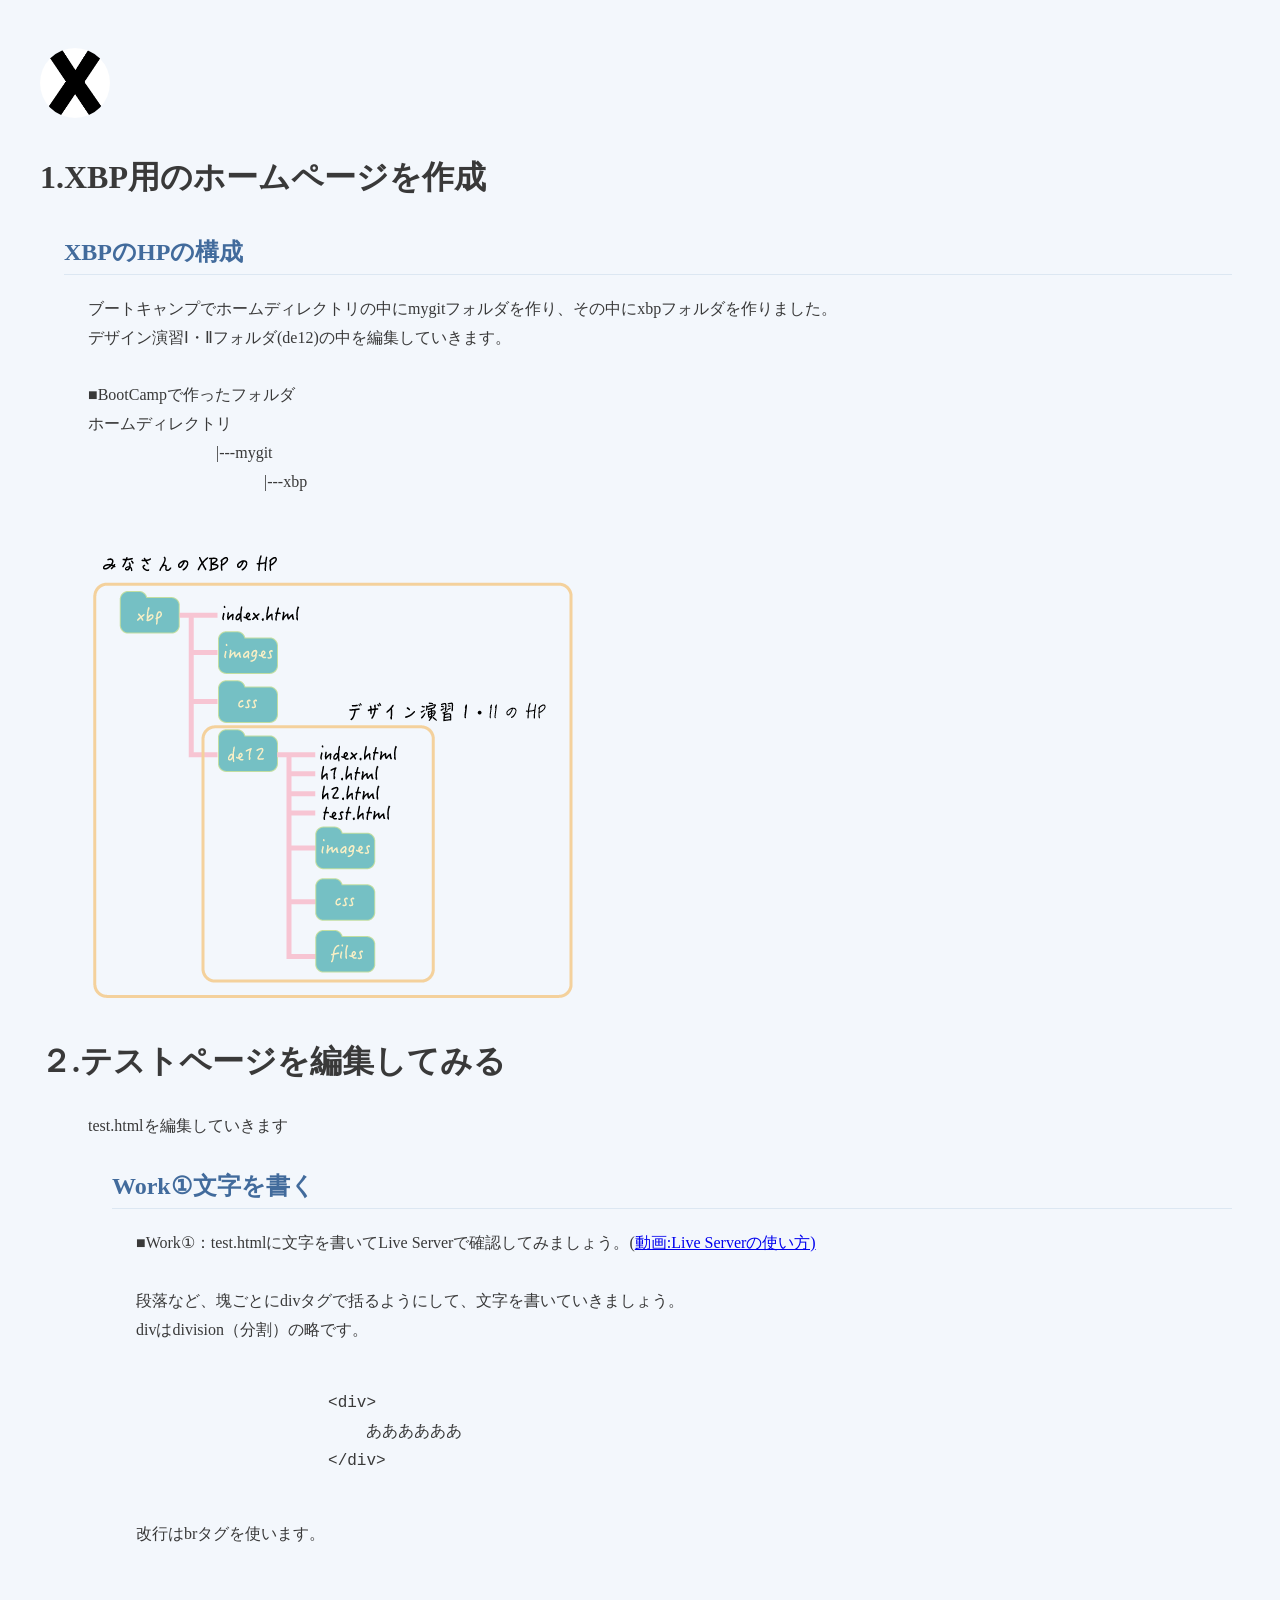
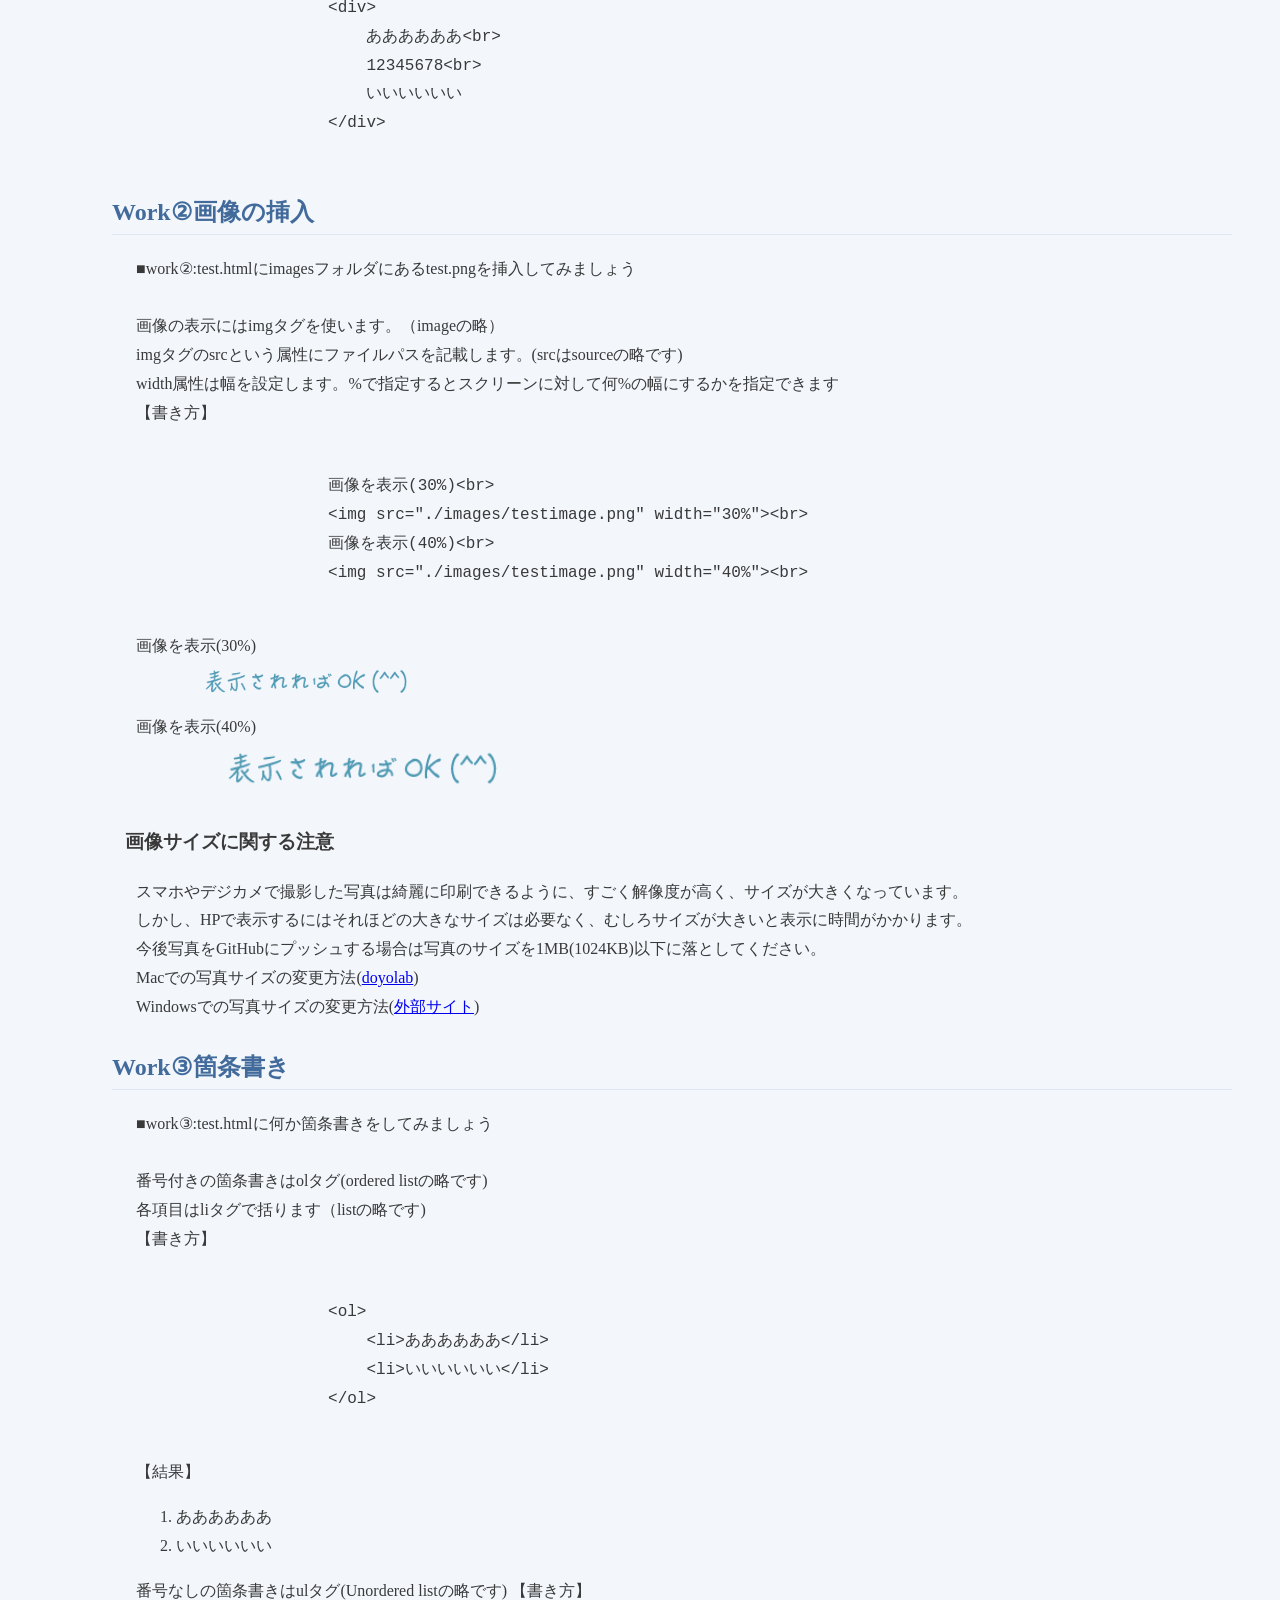
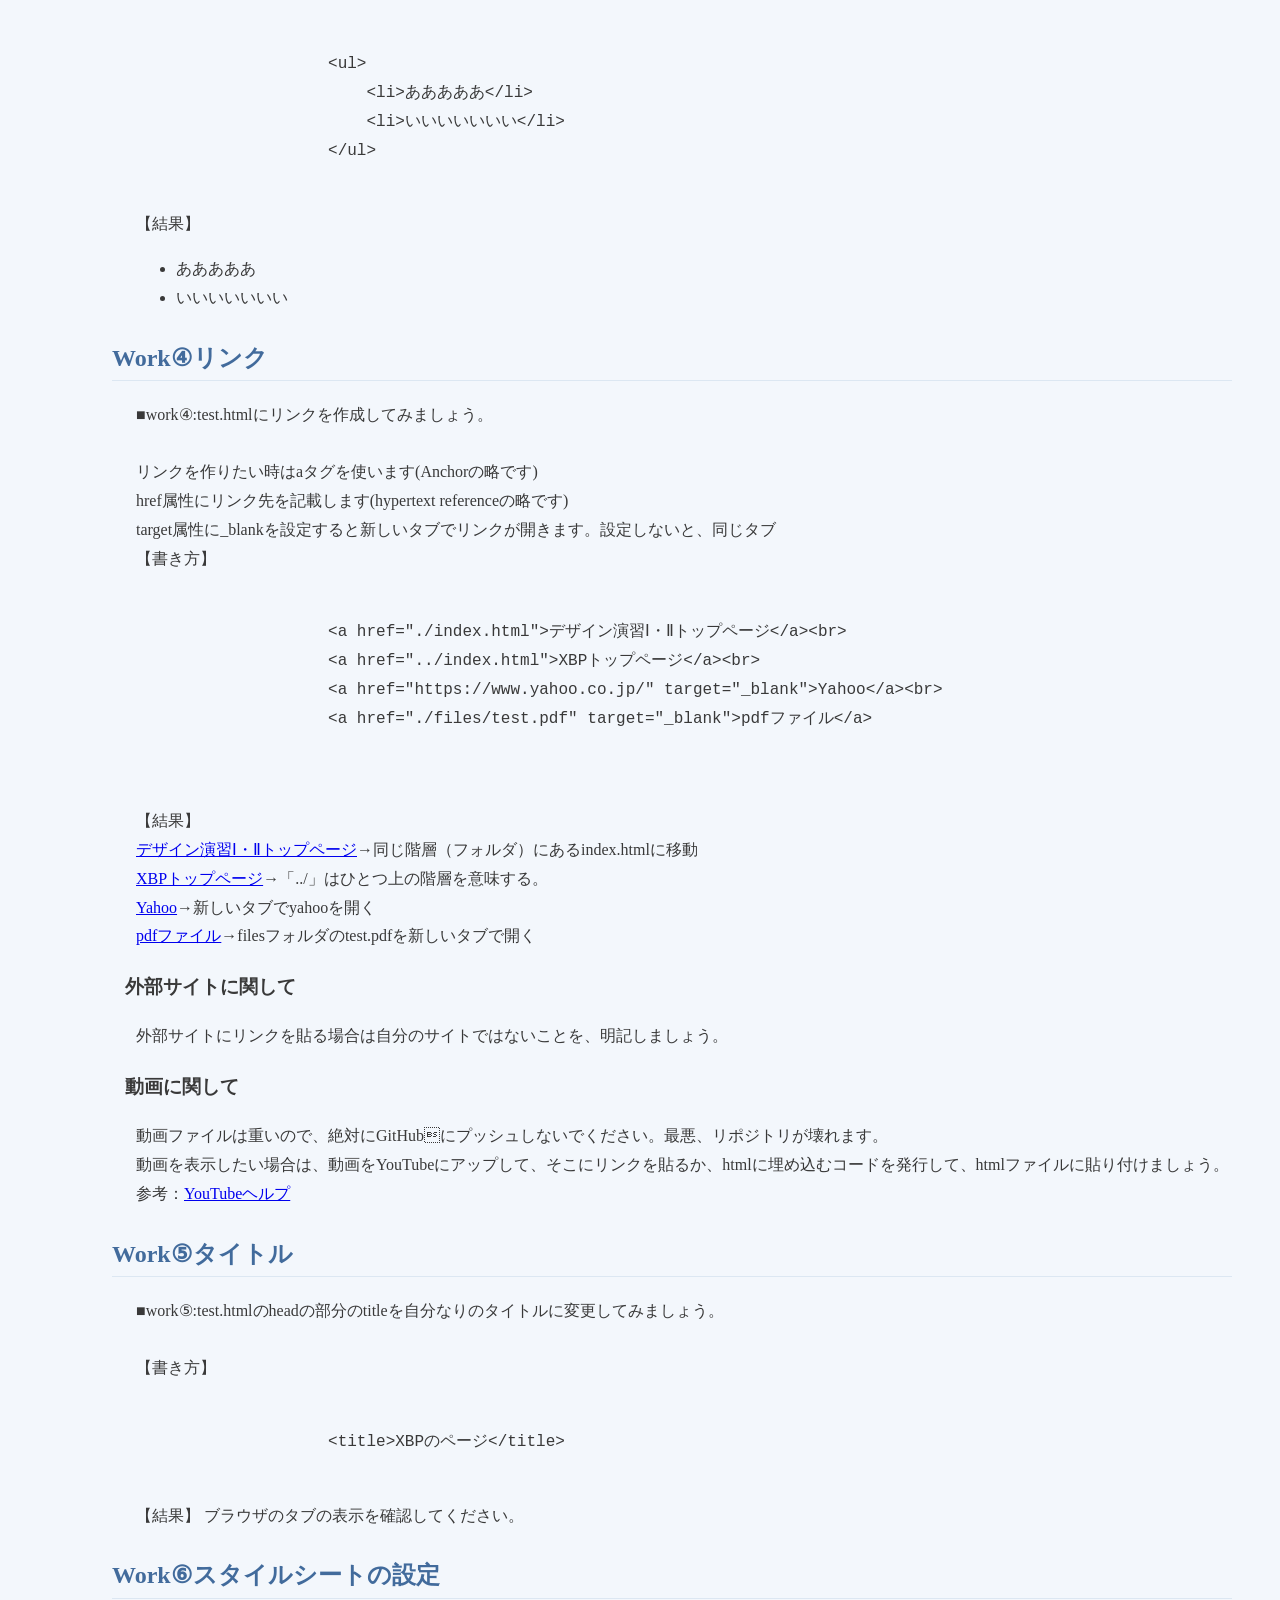
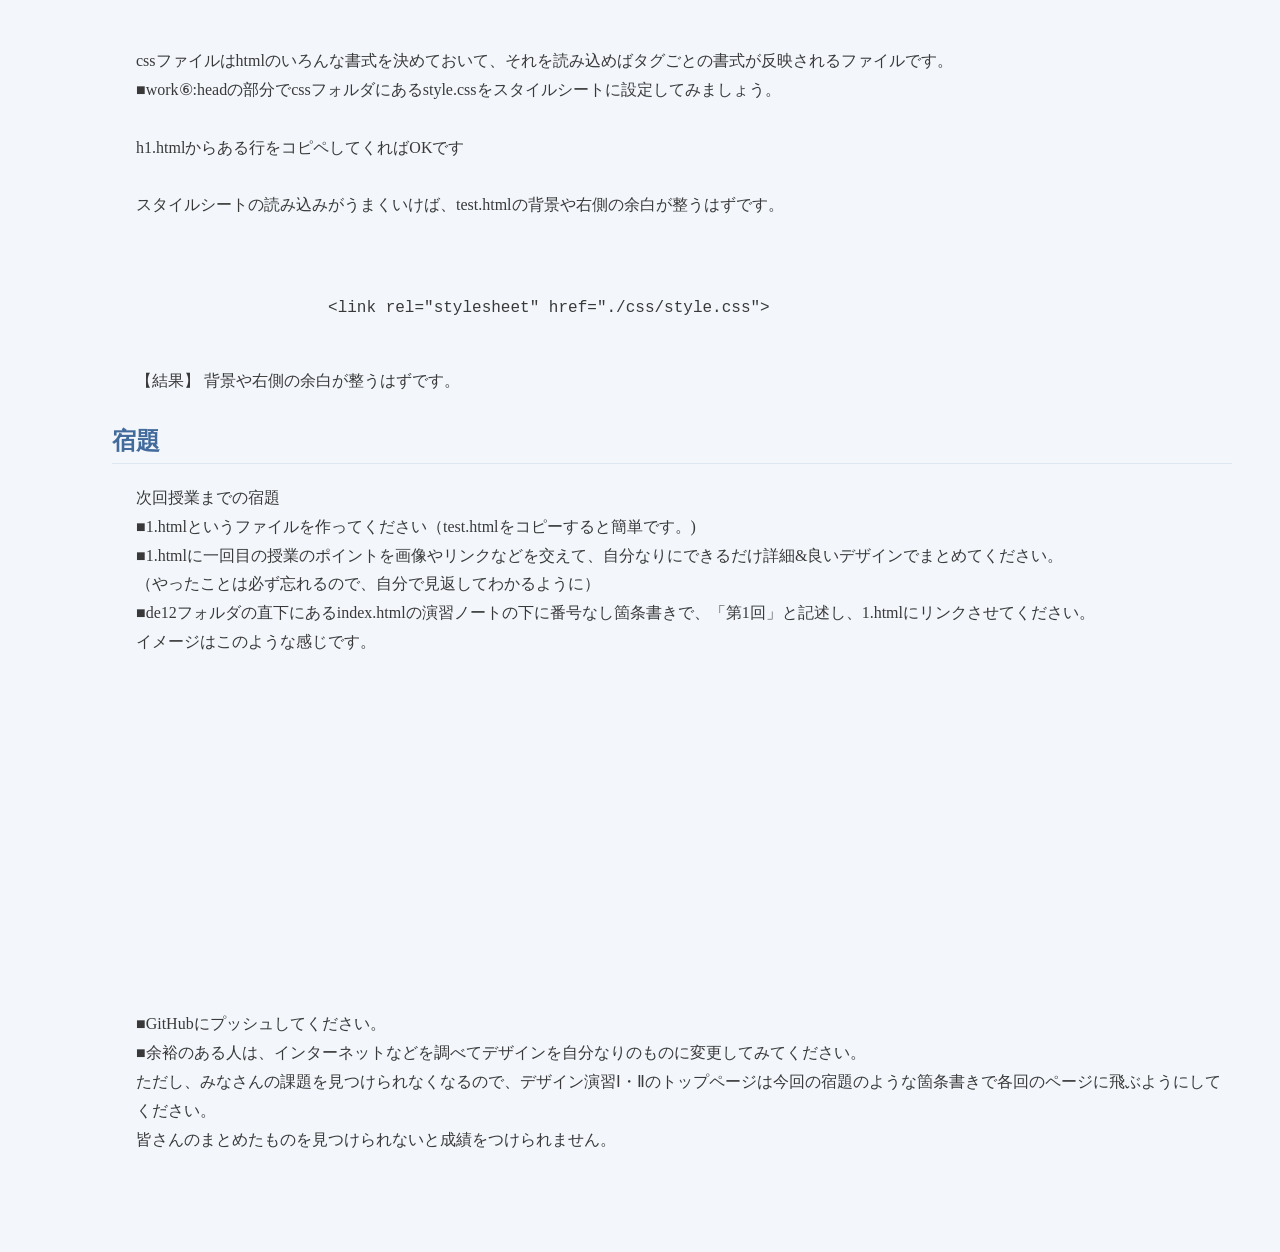
<file: de12/hp2.html>
<!DOCTYPE html>
<html lang="jp">
<head>
    <meta charset="UTF-8">
    <title>html_2</title>
    <link rel="stylesheet" href="./css/style.css">
    <link rel="shortcut icon" href="./images/xbp.ico">
</head>
<body>
    <logotohome>
    <a href="../index.html"><img src="./images/0_XBlogo.png" alt=""></a>
    </logotohome>

    
    <h1>1.XBP用のホームページを作成</h1>
        <h2>XBPのHPの構成</h2>
        <div>
            ブートキャンプでホームディレクトリの中にmygitフォルダを作り、その中にxbpフォルダを作りました。<br>
            デザイン演習Ⅰ・Ⅱフォルダ(de12)の中を編集していきます。<br><br>

            ■BootCampで作ったフォルダ<br>
            ホームディレクトリ<br>
            &emsp;&emsp;&emsp;&emsp;&emsp;&emsp;&emsp;&emsp;|---mygit<br>
            &emsp;&emsp;&emsp;&emsp;&emsp;&emsp;&emsp;&emsp;&emsp;&emsp;&emsp;|---xbp<br><br><br>
            
            
            <img src="images/samplefolder1.png">
                        
            
        </div>
       

    <h1>２.テストページを編集してみる</h1>
    <div>test.htmlを編集していきます
        <h2>Work①文字を書く</h2>
            <div>
                ■Work①：test.htmlに文字を書いてLive Serverで確認してみましょう。(<a href="https://youtu.be/DpFo8xBrLMc">動画:Live Serverの使い方)</a><br><br>
                段落など、塊ごとにdivタグで括るようにして、文字を書いていきましょう。<br>
                divはdivision（分割）の略です。<br>
                <xmp>
                    <div>
                        ああああああ
                    </div>
                </xmp>
                改行はbrタグを使います。
                <xmp>
                    <div>
                        ああああああ<br>
                        12345678<br>
                        いいいいいい
                    </div>
                </xmp>
            </div>
            <h2>Work②画像の挿入</h2>
            <div>
                ■work②:test.htmlにimagesフォルダにあるtest.pngを挿入してみましょう<br><br>
                画像の表示にはimgタグを使います。（imageの略）<br>
                imgタグのsrcという属性にファイルパスを記載します。(srcはsourceの略です)<br>
                width属性は幅を設定します。%で指定するとスクリーンに対して何%の幅にするかを指定できます<br>
                【書き方】
                <xmp>
                    画像を表示(30%)<br>
                    <img src="./images/testimage.png" width="30%"><br>
                    画像を表示(40%)<br>
                    <img src="./images/testimage.png" width="40%"><br>
                </xmp>

            </div>
            <div>
            画像を表示(30%)<br>
            <img src="./images/testimage.png" width="30%"><br>
            画像を表示(40%)<br>
            <img src="./images/testimage.png" width="40%"><br>
            
            </div>
            <h3>画像サイズに関する注意</h3>
            <diV>
                スマホやデジカメで撮影した写真は綺麗に印刷できるように、すごく解像度が高く、サイズが大きくなっています。<br>
                しかし、HPで表示するにはそれほどの大きなサイズは必要なく、むしろサイズが大きいと表示に時間がかかります。<br>
                今後写真をGitHubにプッシュする場合は写真のサイズを1MB(1024KB)以下に落としてください。<br>
                Macでの写真サイズの変更方法(<a href="https://doyodoyo.github.io/doyolab/03photomemo.html" target="_blank">doyolab</a>)<br>
                Windowsでの写真サイズの変更方法(<a href="https://office-hack.com/windows/windows10-image-resize/" target="_blank">外部サイト</a>)

            </diV>

            <h2>Work③箇条書き</h2>

            <div>
                ■work③:test.htmlに何か箇条書きをしてみましょう<br><br>
                番号付きの箇条書きはolタグ(ordered listの略です)<br>
                各項目はliタグで括ります（listの略です)<br>
                【書き方】
                <xmp>
                    <ol>
                        <li>ああああああ</li>
                        <li>いいいいいい</li>
                    </ol>
                </xmp>
                【結果】
                <ol>
                    <li>ああああああ</li>
                    <li>いいいいいい</li>
                </ol>
            </div>
            <div>
                番号なしの箇条書きはulタグ(Unordered listの略です)
                【書き方】
                <xmp>
                    <ul>
                        <li>あああああ</li>
                        <li>いいいいいいい</li>
                    </ul>
                </xmp>
                【結果】
                <ul>
                    <li>あああああ</li>
                    <li>いいいいいいい</li>
                </ul>

            </div>
            <h2>Work④リンク</h2>
            <div>
                ■work④:test.htmlにリンクを作成してみましょう。<br><br>
                リンクを作りたい時はaタグを使います(Anchorの略です)<br>
                href属性にリンク先を記載します(hypertext referenceの略です)<br>
                target属性に_blankを設定すると新しいタブでリンクが開きます。設定しないと、同じタブ<br>
                【書き方】
                <xmp>
                    <a href="./index.html">デザイン演習Ⅰ・Ⅱトップページ</a><br>
                    <a href="../index.html">XBPトップページ</a><br>
                    <a href="https://www.yahoo.co.jp/" target="_blank">Yahoo</a><br>
                    <a href="./files/test.pdf" target="_blank">pdfファイル</a>

                </xmp>
                【結果】<br>
                <a href="./index.html">デザイン演習Ⅰ・Ⅱトップページ</a>→同じ階層（フォルダ）にあるindex.htmlに移動<br>
                <a href="../index.html">XBPトップページ</a>→「../」はひとつ上の階層を意味する。<br>
                <a href="https://www.yahoo.co.jp/" target="_blank">Yahoo</a>→新しいタブでyahooを開く<br>
                <a href="./files/test.pdf" target="_blank">pdfファイル</a>→filesフォルダのtest.pdfを新しいタブで開く<br>
            </div>
            <h3>外部サイトに関して</h3>
            <div>
                外部サイトにリンクを貼る場合は自分のサイトではないことを、明記しましょう。
            </div>
            <h3>動画に関して</h3>
            <div>
            動画ファイルは重いので、絶対にGitHubにプッシュしないでください。最悪、リポジトリが壊れます。<br>
            動画を表示したい場合は、動画をYouTubeにアップして、そこにリンクを貼るか、htmlに埋め込むコードを発行して、htmlファイルに貼り付けましょう。<br>
            参考：<a href="https://support.google.com/youtube/answer/171780?hl=ja" target="_blank">YouTubeヘルプ</a>
            </div>
            <h2>Work⑤タイトル</h2>
            <div>
                ■work⑤:test.htmlのheadの部分のtitleを自分なりのタイトルに変更してみましょう。<br><br>
                【書き方】
                <xmp>
                    <title>XBPのページ</title>
                </xmp>
                【結果】
                ブラウザのタブの表示を確認してください。
            </div>

            <h2>Work⑥スタイルシートの設定</h2>
            <div>
                <br>cssファイルはhtmlのいろんな書式を決めておいて、それを読み込めばタグごとの書式が反映されるファイルです。<br>
                ■work⑥:headの部分でcssフォルダにあるstyle.cssをスタイルシートに設定してみましょう。<br><br>
                h1.htmlからある行をコピペしてくればOKです<br>
                
                <br>スタイルシートの読み込みがうまくいけば、test.htmlの背景や右側の余白が整うはずです。
                <br><br>
                <xmp>
                    <link rel="stylesheet" href="./css/style.css">
                </xmp>
                【結果】
                背景や右側の余白が整うはずです。
            </div>

            <h2>宿題</h2>
            <div>
                次回授業までの宿題<br>
                ■1.htmlというファイルを作ってください（test.htmlをコピーすると簡単です。)<br>
                ■1.htmlに一回目の授業のポイントを画像やリンクなどを交えて、自分なりにできるだけ詳細&良いデザインでまとめてください。<br>
                （やったことは必ず忘れるので、自分で見返してわかるように）<br>
                ■de12フォルダの直下にあるindex.htmlの演習ノートの下に番号なし箇条書きで、「第1回」と記述し、1.htmlにリンクさせてください。<br>
                
                イメージはこのような感じです。<br>
                <iframe width="560" height="315" src="https://www.youtube.com/embed/QmtEP_GOFp0" title="YouTube video player" frameborder="0" allow="accelerometer; autoplay; clipboard-write; encrypted-media; gyroscope; picture-in-picture" allowfullscreen></iframe>
                <br><br>
                ■GitHubにプッシュしてください。<br>

                ■余裕のある人は、インターネットなどを調べてデザインを自分なりのものに変更してみてください。<br>
                ただし、みなさんの課題を見つけられなくなるので、デザイン演習Ⅰ・Ⅱのトップページは今回の宿題のような箇条書きで各回のページに飛ぶようにしてください。<br>
                皆さんのまとめたものを見つけられないと成績をつけられません。
            </div>

    </div>
    
<br>
<br>


</body>
</html>
</file>
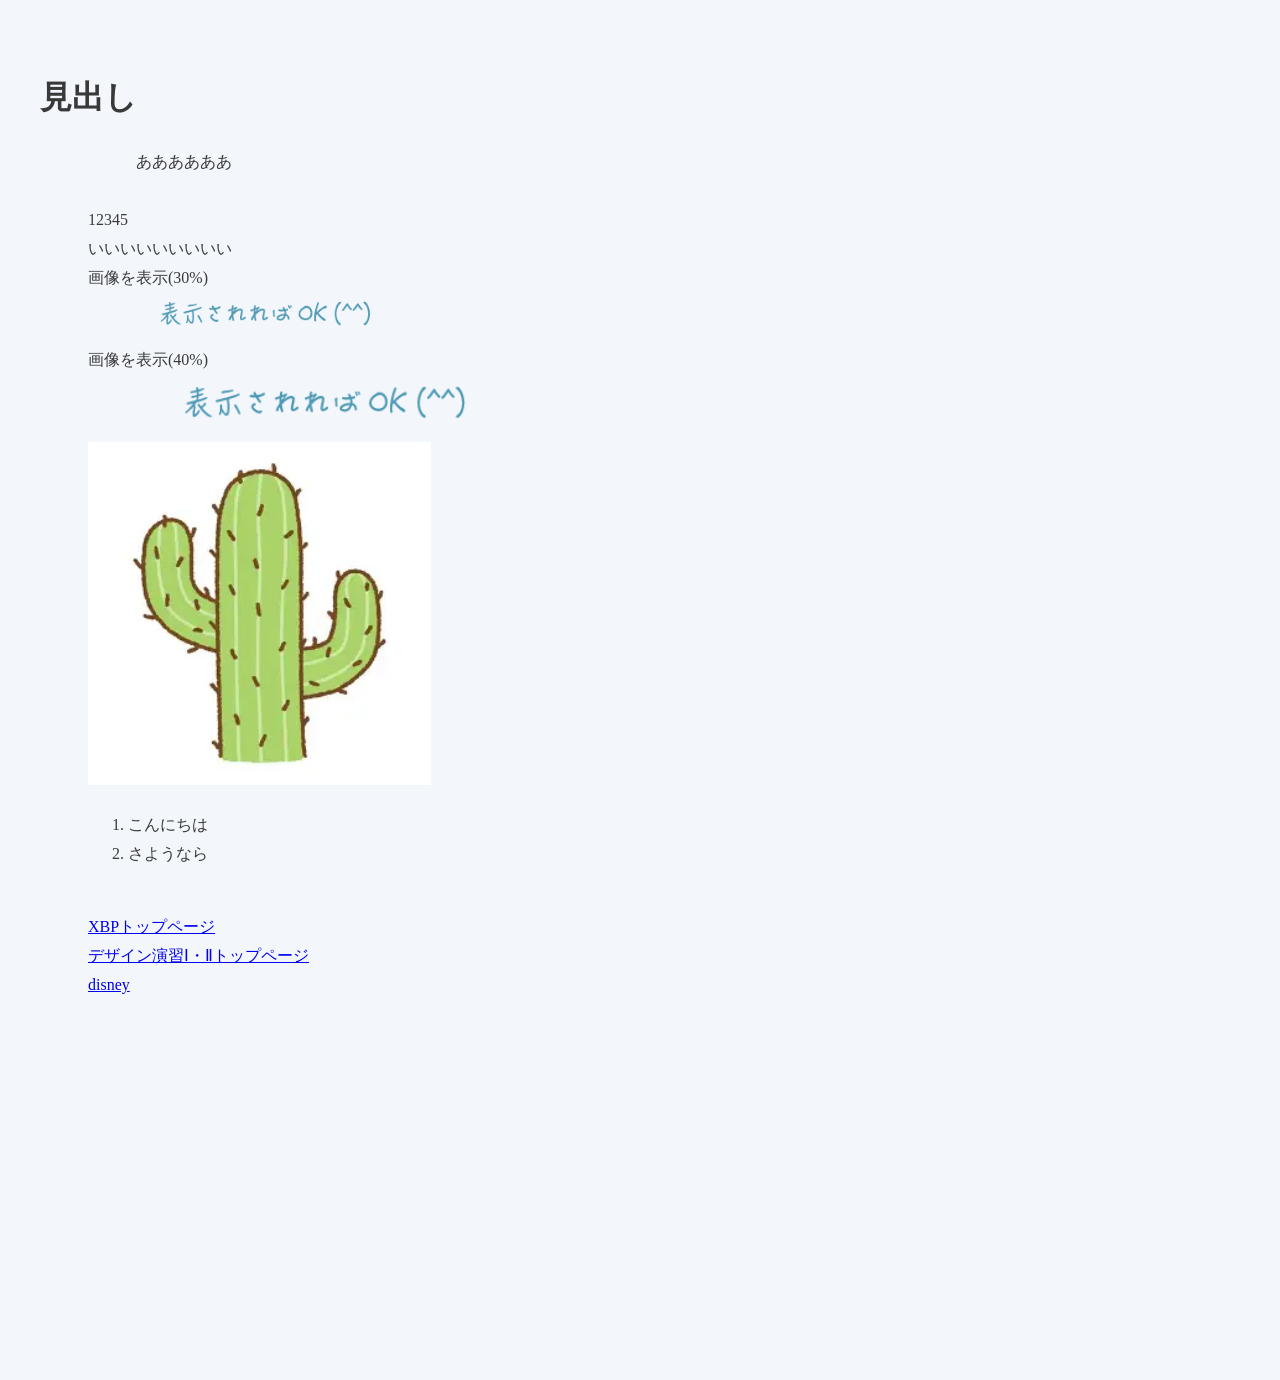
<file: de12/test.html>
<!DOCTYPE html>
<html lang="jp">
<head>
    <!----><link rel="stylesheet" href="./css/style.css">
    
                       
                      
    <title>りー</title>
    <!-- ⑤スタイルシートの設定をしよう -->
    <!--
                 -->
</head>
<body>
    <h1>見出し</h1>
    <!-- 塊ごとにdivタグで区切るようにしましょう。 -->
    <div>
         <div>
                        ああああああ
                    </div><br>12345
                 <br>いいいいいいいいい<br>
                 画像を表示(30%)<br>
                 <img src="./images/testimage.png" width="30%"><br>
                 画像を表示(40%)<br>
                 <img src="./images/testimage.png" width="40%"><br>

                 <img src="./images/sa.webp" width="30%"><br>
                 <ol><li>こんにちは</li>
                <li>さようなら</li></ol><br>

                <a href="../index.html">XBPトップページ</a><br>
                <a href="./index.html">デザイン演習Ⅰ・Ⅱトップページ</a><br>
                <a href="https://www.tokyodisneyresort.jp/">disney</a><br>
               <div class="video"><iframe width="560" height="315" src="https://www.youtube.com/embed/aAkMkVFwAoo?si=KoMc3QY9ju0hZAyL" title="YouTube video player" frameborder="0" allow="accelerometer; autoplay; clipboard-write; encrypted-media; gyroscope; picture-in-picture; web-share" referrerpolicy="strict-origin-when-cross-origin" allowfullscreen></iframe></div>


         <!-- ②↓に画像（imagesフォルダにあるtest.png）を挿入してみよう -->

         <!-- ③↓に箇条書きをしてみよう -->

         <!-- ④↓に外部リンクを作ってみよう -->

    </div>

</body>
</html>
</file>
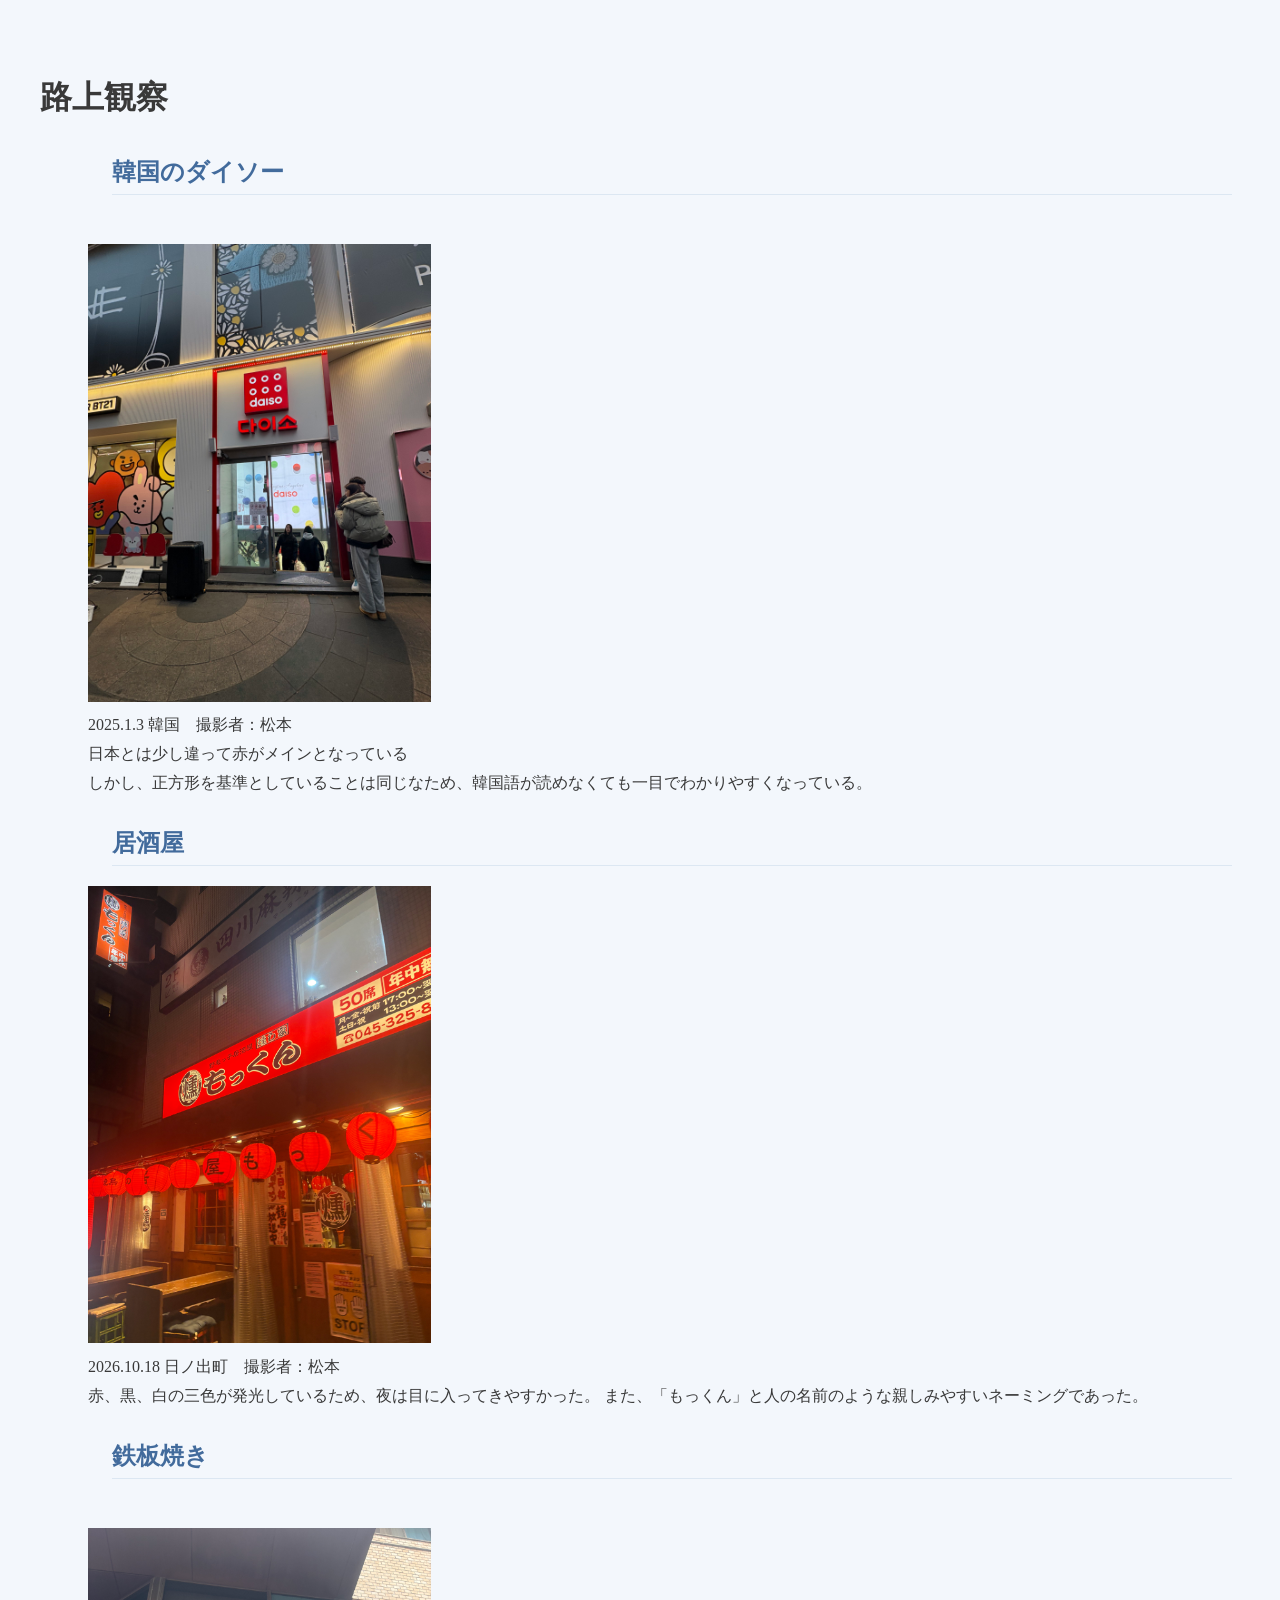
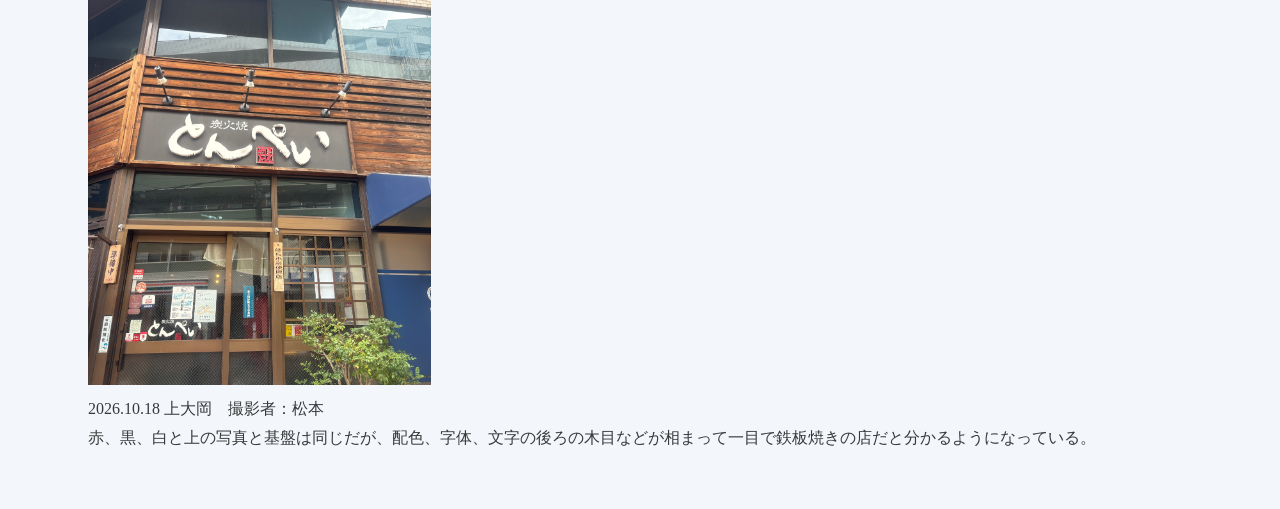
<file: de12/２.html>
<!DOCTYPE html>
<html lang="jp">
<head>
    <!----><link rel="stylesheet" href="./css/style.css">
    
                       
                      
    <title>りー</title>
    <!-- ⑤スタイルシートの設定をしよう -->
    <!--
                 -->
</head>
<body>
    <h1>路上観察</h1>
    <!-- 塊ごとにdivタグで区切るようにしましょう。 -->
    <div><h2>韓国のダイソー</h2><br>
        <img src="images/IMG_7157.jpeg" width="30%"><br>
        2025.1.3  韓国　撮影者：松本<br>
        日本とは少し違って赤がメインとなっている<br>
        しかし、正方形を基準としていることは同じなため、韓国語が読めなくても一目でわかりやすくなっている。
        <h2>居酒屋</h2>
        <img src="images/IMG_8950.jpeg" width="30%"><br>
        2026.10.18 日ノ出町　撮影者：松本<br>
        赤、黒、白の三色が発光しているため、夜は目に入ってきやすかった。
        また、「もっくん」と人の名前のような親しみやすいネーミングであった。

        <h2>鉄板焼き</h2><br>
        <img src="images/IMG_9499.jpeg" width="30%"><br>
        2026.10.18 上大岡　撮影者：松本<br>
        赤、黒、白と上の写真と基盤は同じだが、配色、字体、文字の後ろの木目などが相まって一目で鉄板焼きの店だと分かるようになっている。
    
         <div>
                      



         <!-- ②↓に画像（imagesフォルダにあるtest.png）を挿入してみよう -->

         <!-- ③↓に箇条書きをしてみよう -->

         <!-- ④↓に外部リンクを作ってみよう -->

    </div>

</body>
</html>
</file>
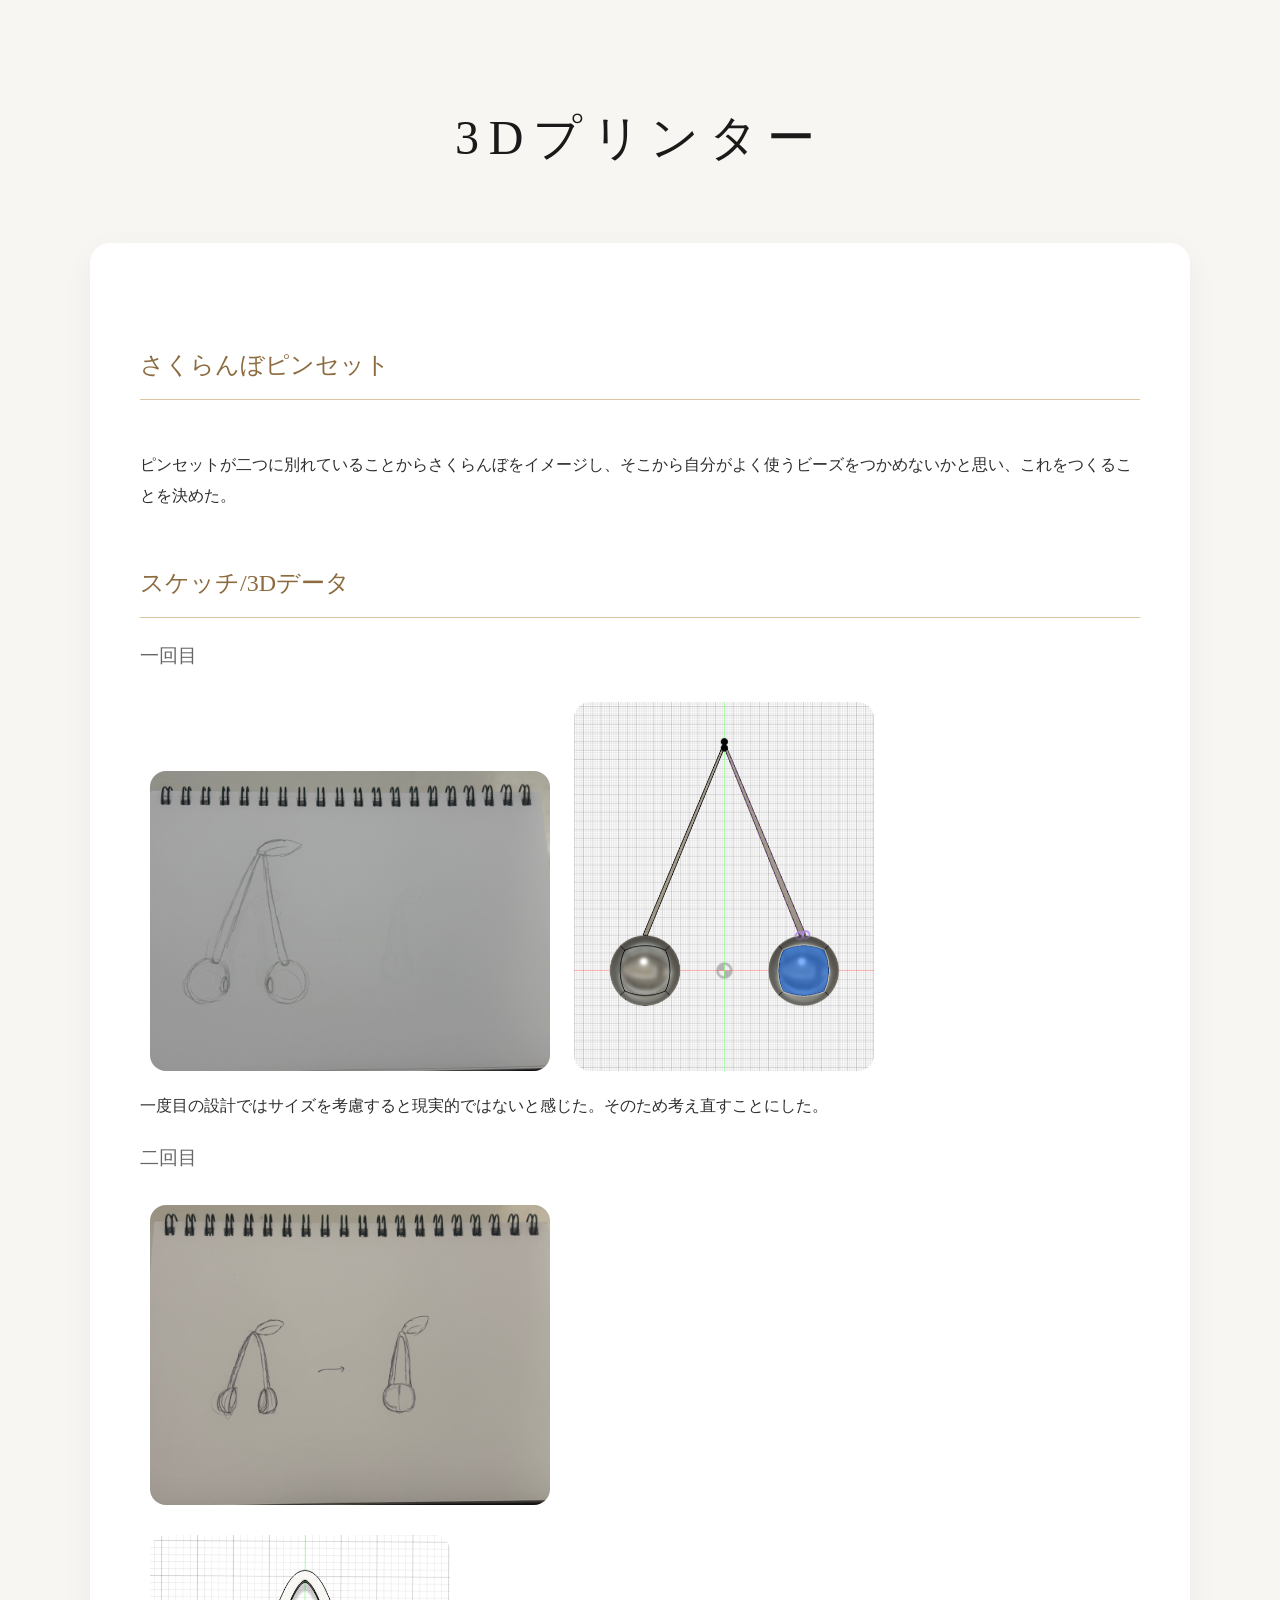
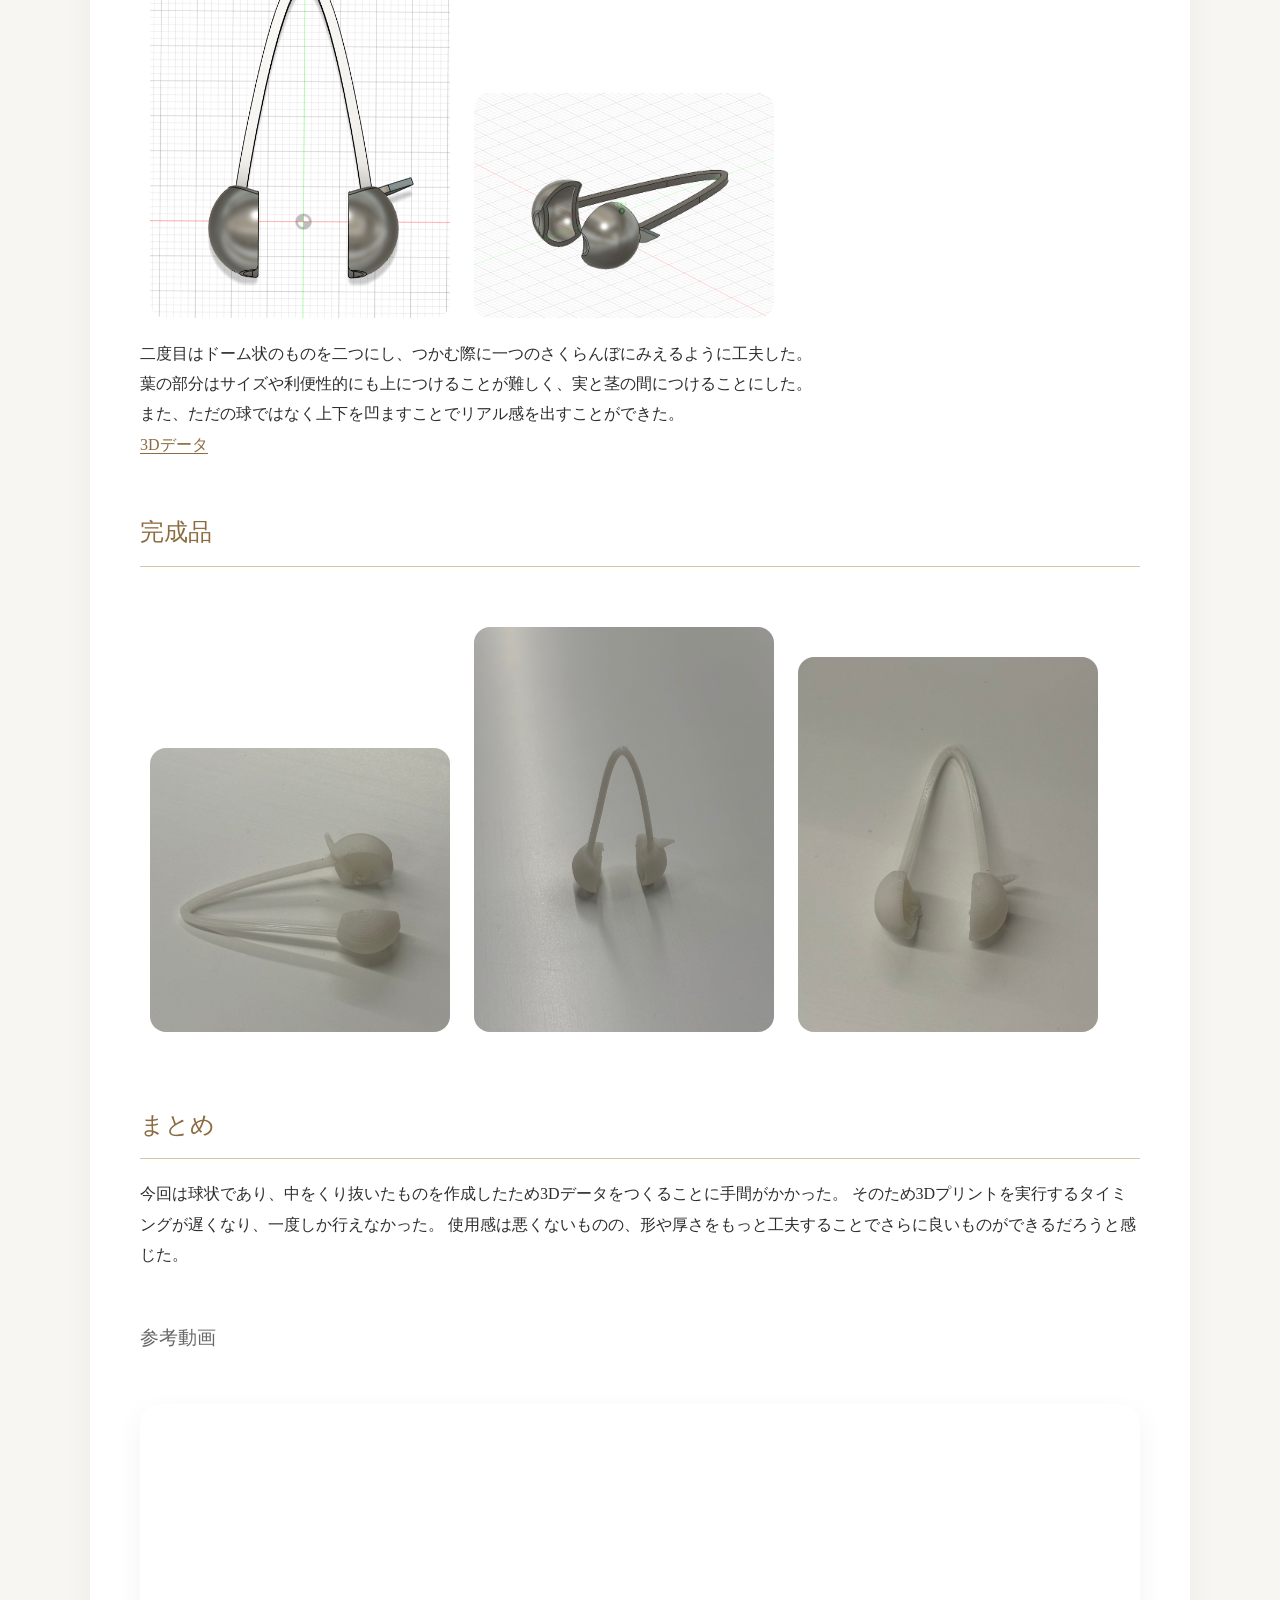
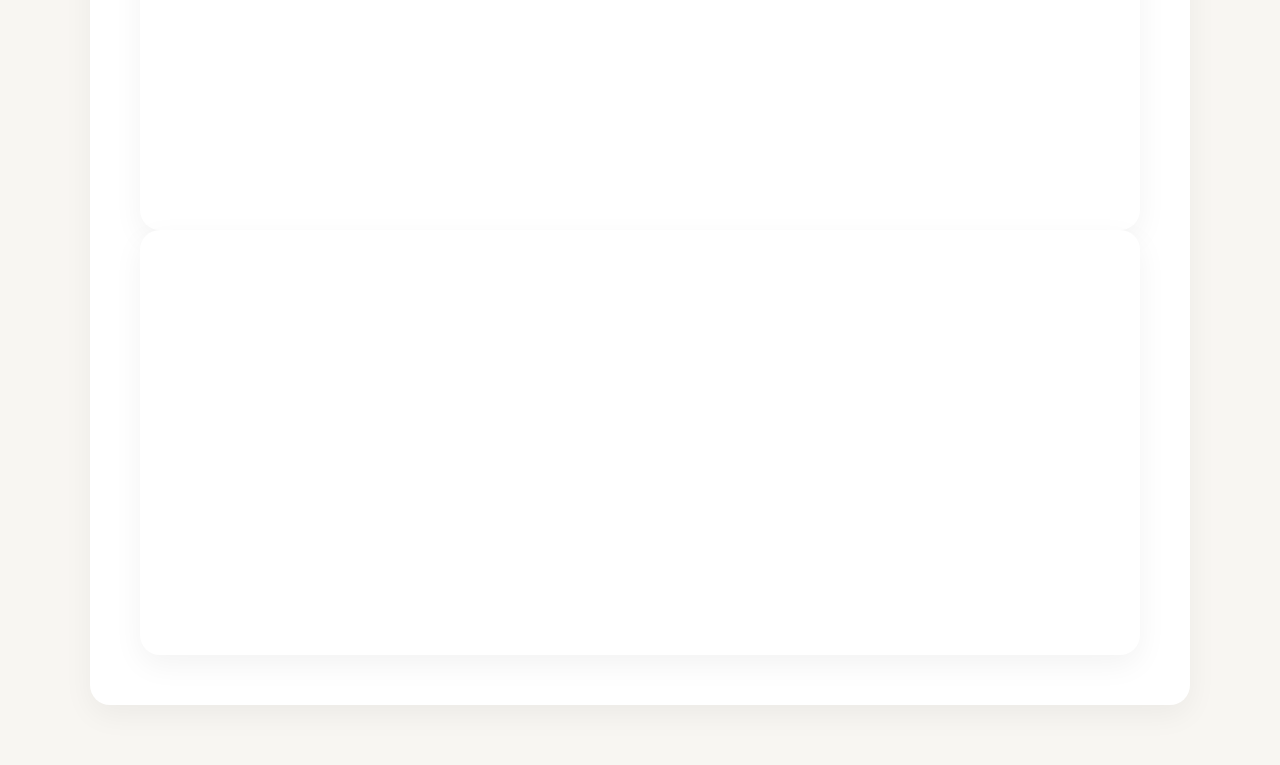
<file: digi_fab/3.html>
<!DOCTYPE html>
<html lang="jp">
<head>
    <link rel="stylesheet" href="css/style.css">
    
                       
                      
    <title>りー</title>
 

 
</head>
<body>
    <h1>3Dプリンター</h1>
    <!-- 塊ごとにdivタグで区切るようにしましょう。 -->
    <div>
        <h2>さくらんぼピンセット</h2><br>
        ピンセットが二つに別れていることからさくらんぼをイメージし、そこから自分がよく使うビーズをつかめないかと思い、これをつくることを決めた。<br>
        <h2>スケッチ/3Dデータ</h2>
        <h3>一回目</h3>
        <img src="images/IMG_9551.jpeg" width="40%">
        <img src="images/スクリーンショット 2026-10-24 162322.png" width="30%"><br>
        一度目の設計ではサイズを考慮すると現実的ではないと感じた。そのため考え直すことにした。<br>

        <h3>二回目</h3>
          <img src="images/IMG_9552.jpeg" width="40%"><br>
          <img src="images/スクリーンショット 2026-10-24 162347.png" width="30%">
          <img src="images/スクリーンショット 2026-10-24 195848.png" width="30%"><br>
          二度目はドーム状のものを二つにし、つかむ際に一つのさくらんぼにみえるように工夫した。<br>
          葉の部分はサイズや利便性的にも上につけることが難しく、実と茎の間につけることにした。<br>
          また、ただの球ではなく上下を凹ますことでリアル感を出すことができた。<br>
          <a href="files/3d.stl">3Dデータ</a>

          <h2>完成品</h2><br>
          <img src="images/IMG_9525.jpeg" width="30%">
          <img src="images/IMG_9526.jpeg" width="30%">
          <img src="images/IMG_9530.jpeg" width="30%"><br>

          <h2>まとめ</h2>
          今回は球状であり、中をくり抜いたものを作成したため3Dデータをつくることに手間がかかった。
          そのため3Dプリントを実行するタイミングが遅くなり、一度しか行えなかった。
          使用感は悪くないものの、形や厚さをもっと工夫することでさらに良いものができるだろうと感じた。<br><br>

          <h3>参考動画</h3><br>
          <div class="video"><iframe width="560" height="315" src="https://www.youtube.com/embed/3vXe_t9Ggag?si=Pf5IMmHAT7AmD09D" title="YouTube video player" frameborder="0" allow="accelerometer; autoplay; clipboard-write; encrypted-media; gyroscope; picture-in-picture; web-share" referrerpolicy="strict-origin-when-cross-origin" allowfullscreen></iframe></div>
           <div class="video"><iframe width="560" height="315" src="https://www.youtube.com/embed/OGWrsKM_vKg?si=KAlWWRPvPtWQZyeV" title="YouTube video player" frameborder="0" allow="accelerometer; autoplay; clipboard-write; encrypted-media; gyroscope; picture-in-picture; web-share" referrerpolicy="strict-origin-when-cross-origin" allowfullscreen></iframe></div>




                       



         <!-- ②↓に画像（imagesフォルダにあるtest.png）を挿入してみよう -->

         <!-- ③↓に箇条書きをしてみよう -->

         <!-- ④↓に外部リンクを作ってみよう -->

    </div>

</body>
</html>
</file>
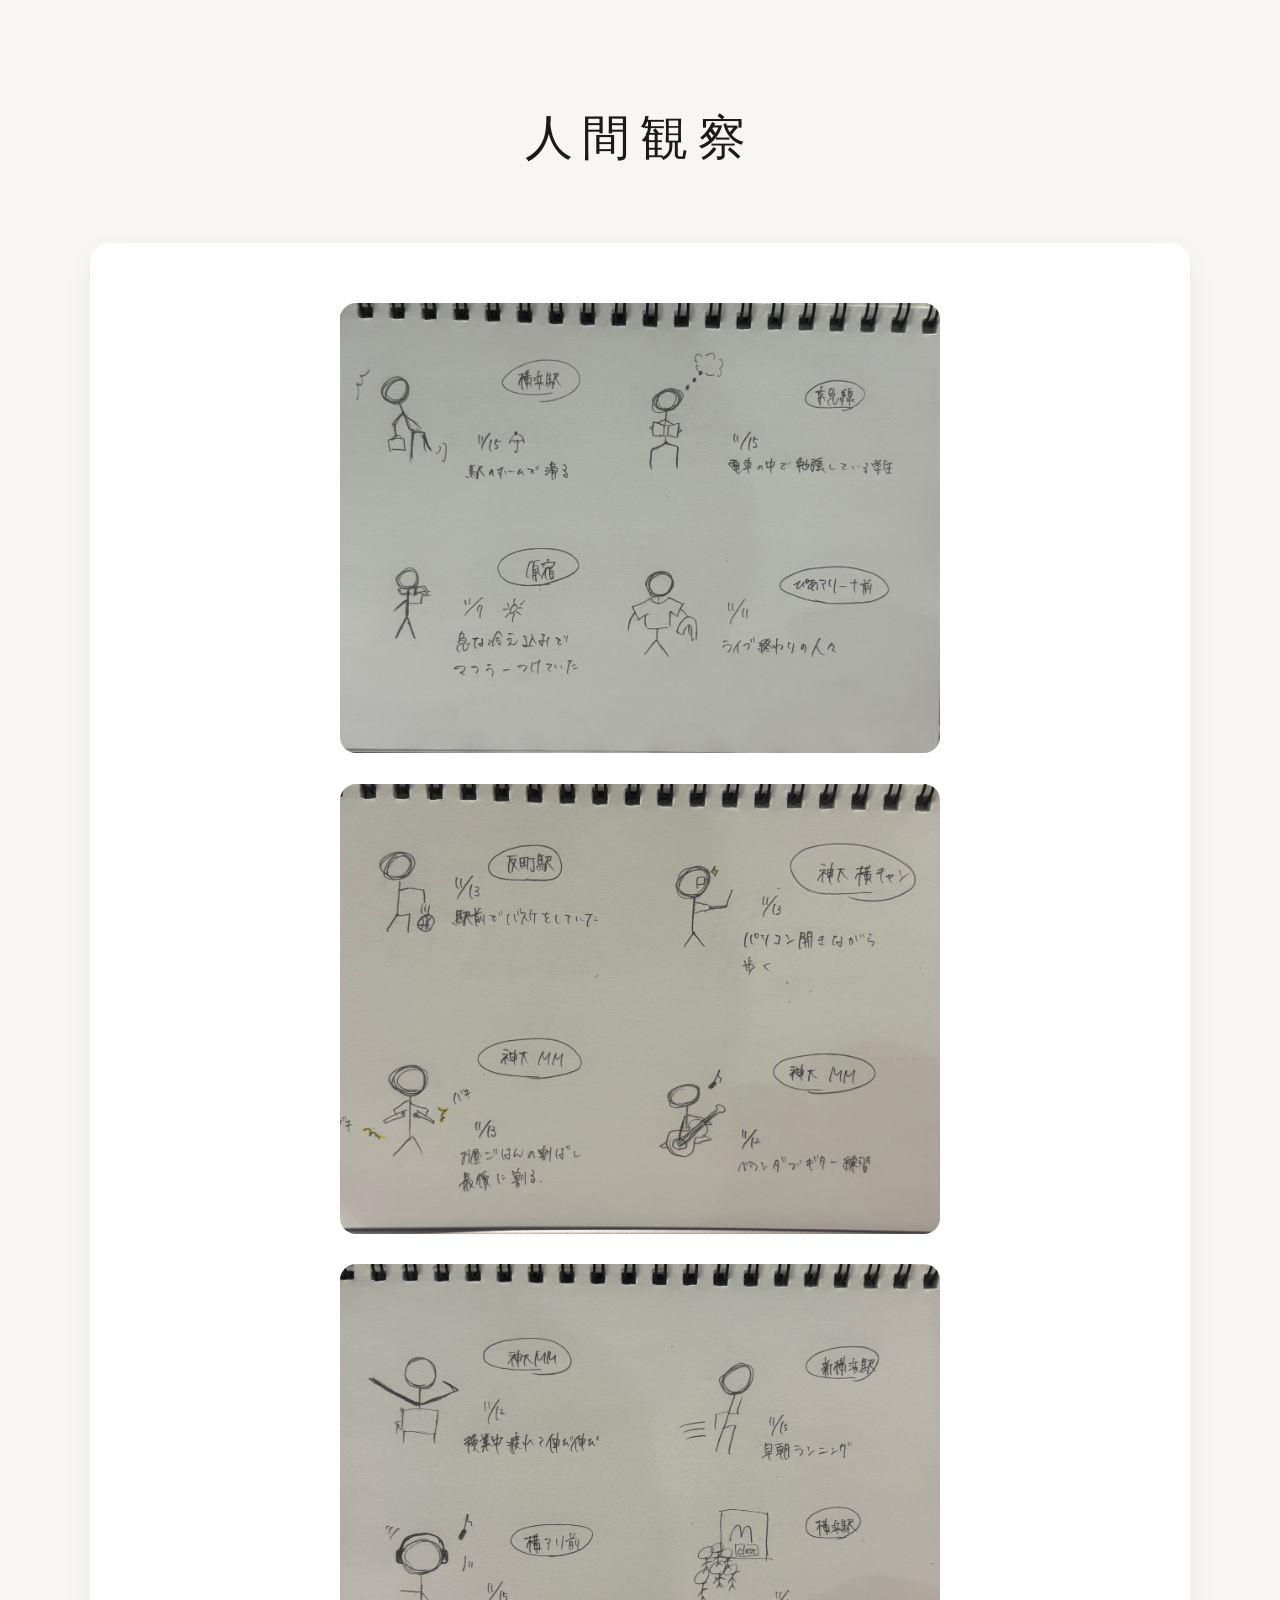
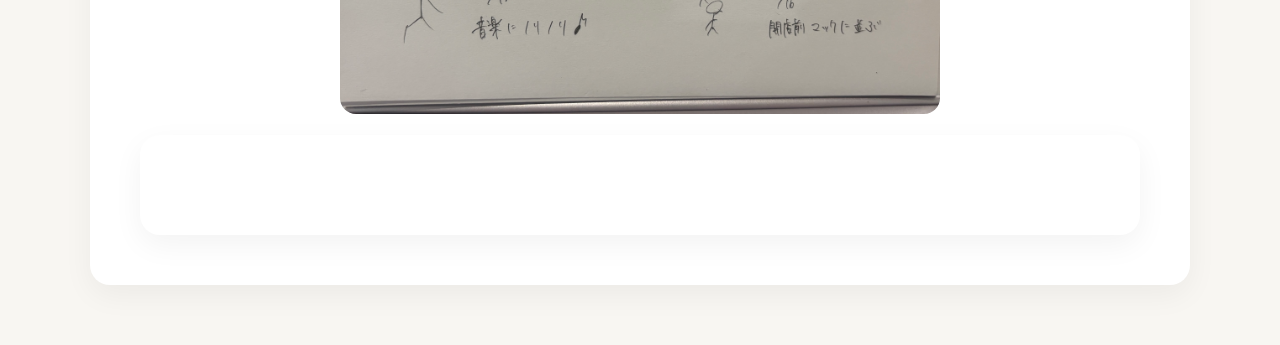
<file: digi_fab/hito.html>
<!DOCTYPE html>
<html lang="jp">
<head>
    <!----><link rel="stylesheet" href="./css/style.css">
    
                       
                      
    <title>りー</title>
    <!-- ⑤スタイルシートの設定をしよう -->
    <!--
                 -->
</head>
<body>
    <h1>人間観察</h1>
    <!-- 塊ごとにdivタグで区切るようにしましょう。 -->
    <div>
        <center><img src="./images/IMG_9859.jpeg" width="60%"><br>
        <img src="./images/IMG_9860.jpeg" width="60%"><br>
        <img src="./images/IMG_9862.jpeg" width="60%"></center>
         <div>
                   

         <!-- ②↓に画像（imagesフォルダにあるtest.png）を挿入してみよう -->

         <!-- ③↓に箇条書きをしてみよう -->

         <!-- ④↓に外部リンクを作ってみよう -->

    </div>

</body>
</html>
</file>
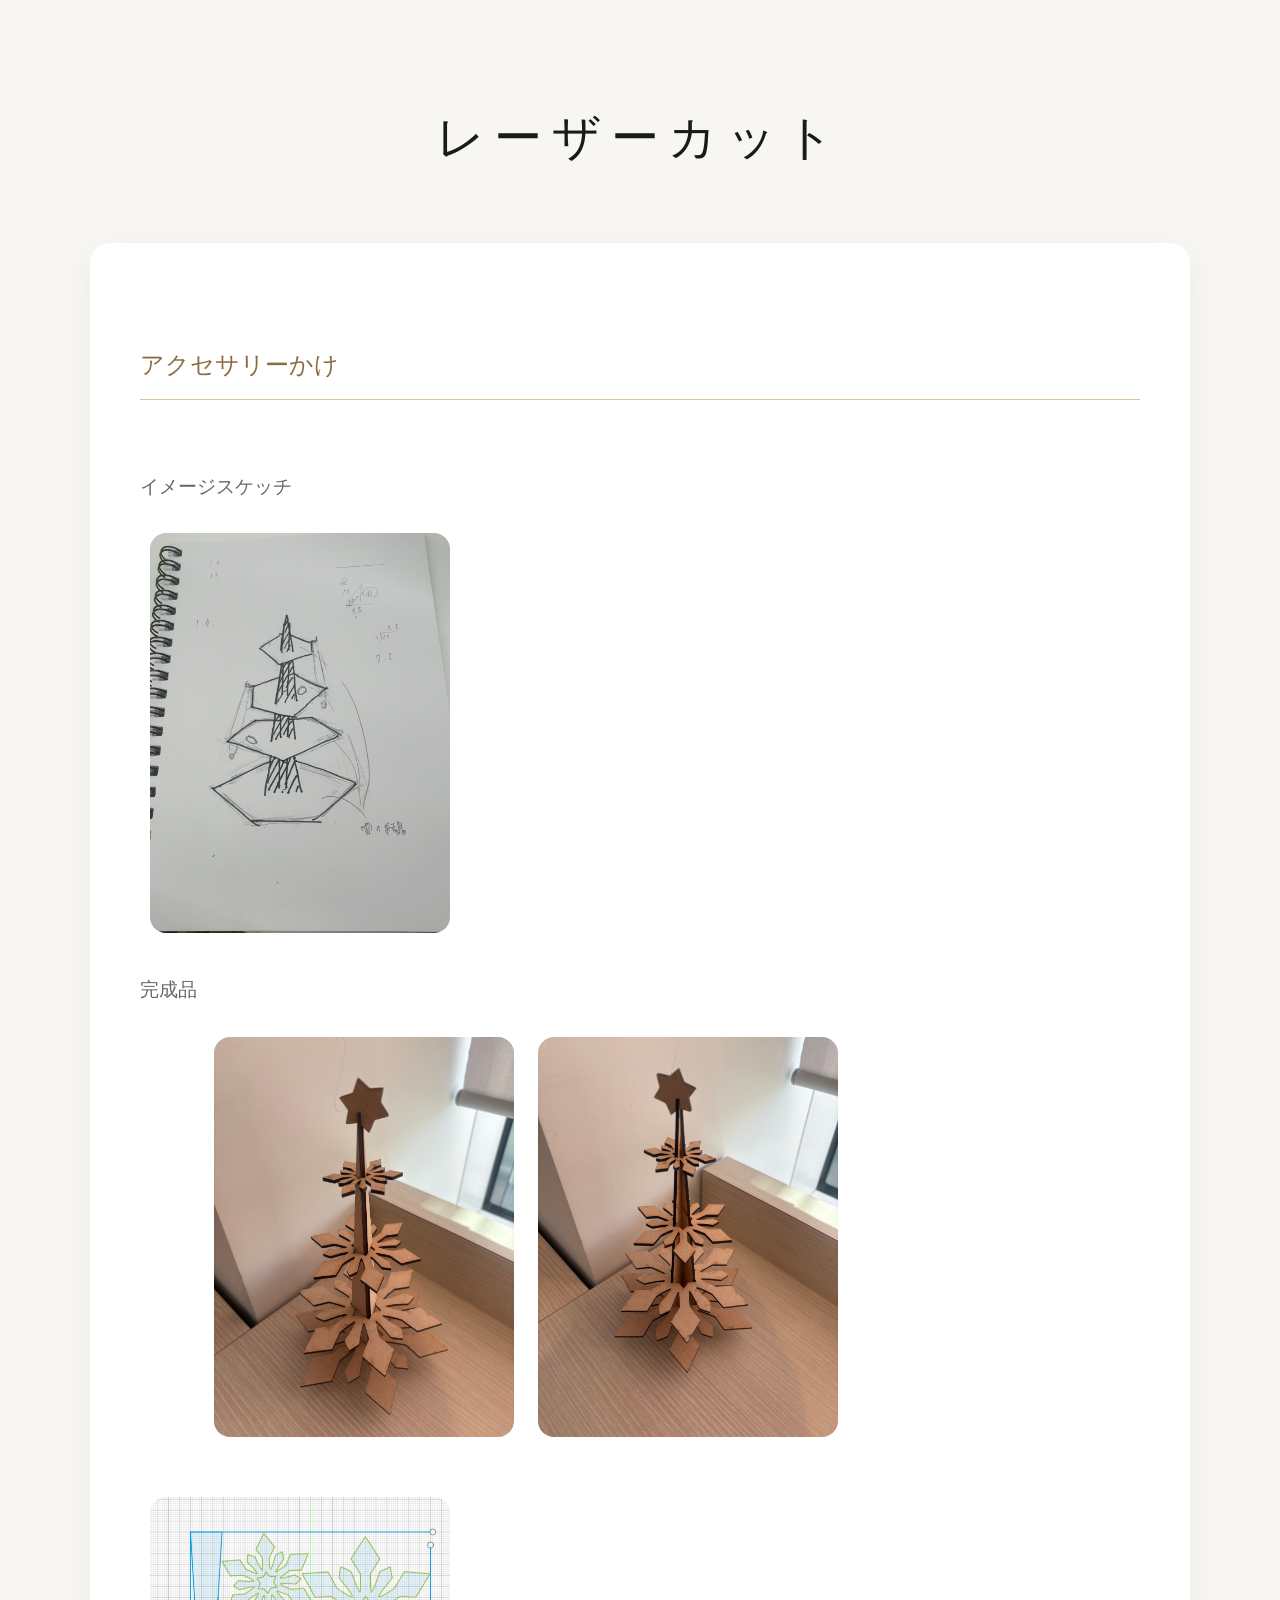
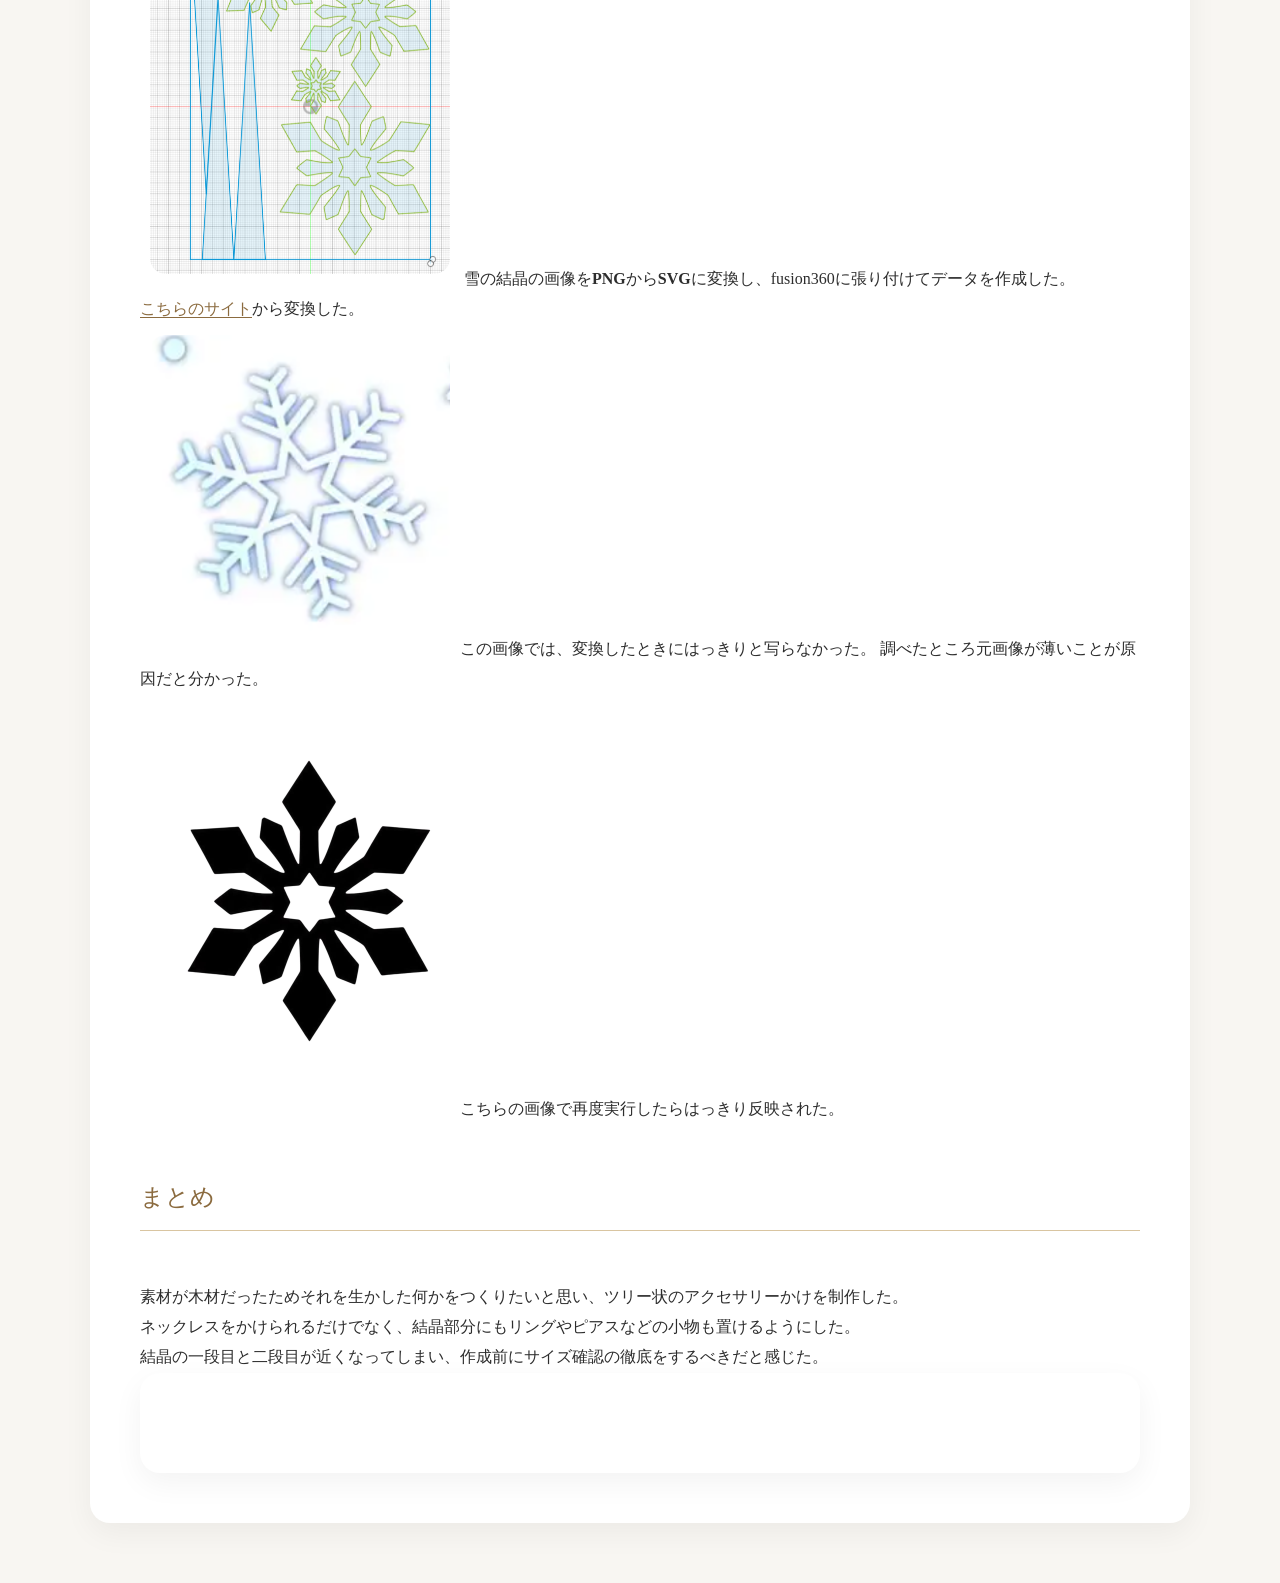
<file: digi_fab/re.html>
<!DOCTYPE html>
<html lang="jp">
<head>
    <!----><link rel="stylesheet" href="./css/style.css">
    
                       
                      
    <title>りー</title>
    <!-- ⑤スタイルシートの設定をしよう -->
    <!--
                 -->
</head>
<body>
    <h1>レーザーカット</h1>
    <!-- 塊ごとにdivタグで区切るようにしましょう。 -->
    <div>
        <h2>アクセサリーかけ</h2><br>
     <h3>イメージスケッチ</h3>
     <img src="images/1E95C437-2DE6-4556-B24F-A3EE94D232B0.PNG" width="30%">
     
        <h3>完成品</h3>
　　　　<img src="images/IMG_9764.jpeg" width="30%">
        <img src="./images/IMG_9765.jpeg" width="30%"><br><br>

        <img src="./images/データ.png" width="30%">
        雪の結晶の画像を<strong>PNG</strong>から<strong>SVG</strong>に変換し、fusion360に張り付けてデータを作成した。<br>
        <a href="https://convertio.co/ja/png-svg/">こちらのサイト</a>から変換した。<br>
        <img src="./images/失敗元画像.png" width="30%">この画像では、変換したときにはっきりと写らなかった。 調べたところ元画像が薄いことが原因だと分かった。<br>
        
       <img src="./images/元画像.JPG" width="30%">こちらの画像で再度実行したらはっきり反映された。<br>

       <h2>まとめ</h2><br>
       素材が木材だったためそれを生かした何かをつくりたいと思い、ツリー状のアクセサリーかけを制作した。<br>
       ネックレスをかけられるだけでなく、結晶部分にもリングやピアスなどの小物も置けるようにした。<br>
       結晶の一段目と二段目が近くなってしまい、作成前にサイズ確認の徹底をするべきだと感じた。





         <div>
               

         <!-- ②↓に画像（imagesフォルダにあるtest.png）を挿入してみよう -->

         <!-- ③↓に箇条書きをしてみよう -->

         <!-- ④↓に外部リンクを作ってみよう -->

    </div>

</body>
</html>
</file>
<file: css/style.css>
@charset "utf-8";
/* 冒頭でimport */
@import url('https://fonts.googleapis.com/css?family=Raleway:700&display=swap');
@import url('https://fonts.googleapis.com/css?family=M+PLUS+Rounded+1c:400,700&display=swap&subset=japanese');
/* フォントを指定したいところで */

logo img{
    border-radius: 50%;
    width: 150px;
    height: 150px;
    object-fit: cover; /* 画像のトリミング */
}

logotohome img{
    border-radius: 70%;
    width: 70px;
    height: 70px;
    object-fit: cover; /* 画像のトリミング */
}



/* ========== common ========== */
html, body {
	font-size: 16px;
	font-family: sans-serif;
	color: #393939;
    margin-left: 15px;
    margin-bottom: 40px;
	background: #efefef;
}
h1{
    text-indent: 0em;
}
h2{
    margin-left: 1em;
    margin-top: 1em;
}
h3{
    margin-left: 2em;
}
div{
    margin-top: 1em;
    margin-left: 3em;
}
p{
    margin-left: 3em;
}
span.blackback{
    text-indent: 3em;
    background: #393939;
    color: #efefef;
}
</file>
<file: de12/css/style.css>
@charset "utf-8";
/* 冒頭でimport */
@import url('https://fonts.googleapis.com/css?family=Raleway:700&display=swap');
@import url('https://fonts.googleapis.com/css?family=M+PLUS+Rounded+1c:400,700&display=swap&subset=japanese');
/* フォントを指定したいところで */

logo img{
    border-radius: 50%;
    width: 150px;
    height: 150px;
    object-fit: cover; /* 画像のトリミング */
}

logotohome img{
    border-radius: 70%;
    width: 70px;
    height: 70px;
    object-fit: cover; /* 画像のトリミング */
}



/* ========== common ========== */
html, body {
	font-size: 16px;
	font-family:"M PLUS Rounded 1c" sans-serif;
	color: #393939;
    margin-left: 0;
    margin-bottom: 0;
    padding: 20px;
	background: #f3f7fc;
    line-height: 1.8;
}
h1{
    text-indent: 0em;
    
}
h2{
    margin-left: 1em;
    margin-top: 1em;
    color: #426b9c;
    border-bottom: 1px solid#dce7f2;
}
h3{
    margin-left: 2em;
}
div{
    margin-top: 1em;
    margin-left: 3em;
}
p{
    margin-left: 3em;
}
span.blackback{
    text-indent: 3em;
    background: #393939;
    color: #efefef;
}
</file>
<file: digi_fab/css/style.css>
body{
    font-family: "Yu Mincho","Hiragino Mincho ProN",serif;
    background:#f8f6f2;
    color:#2d2d2d;
    margin:0;
    padding:60px;
    line-height:1.9;
}

h1{
    text-align:center;
    font-size:3rem;
    font-weight:300;
    letter-spacing:0.2em;
    margin-bottom:60px;
    color:#1a1a1a;
}

h2{
    font-weight:400;
    color:#8b6b3f;
    padding-bottom:10px;
    border-bottom:1px solid #d9c5a1;
    margin-top:50px;
}

h3{
    font-weight:400;
    color:#666;
}

div{
    max-width:1000px;
    margin:auto;
    background:white;
    padding:50px;
    border-radius:20px;
    box-shadow:0 10px 30px rgba(0,0,0,0.05);
}

img{
    border-radius:16px;
    margin:10px;
    transition:0.4s;
}

img:hover{
    transform:translateY(-5px);
    box-shadow:0 10px 25px rgba(0,0,0,0.15);
}

a{
    color:#8b6b3f;
    text-decoration:none;
    border-bottom:1px solid #8b6b3f;
}

a:hover{
    opacity:0.7;
}
</file>
